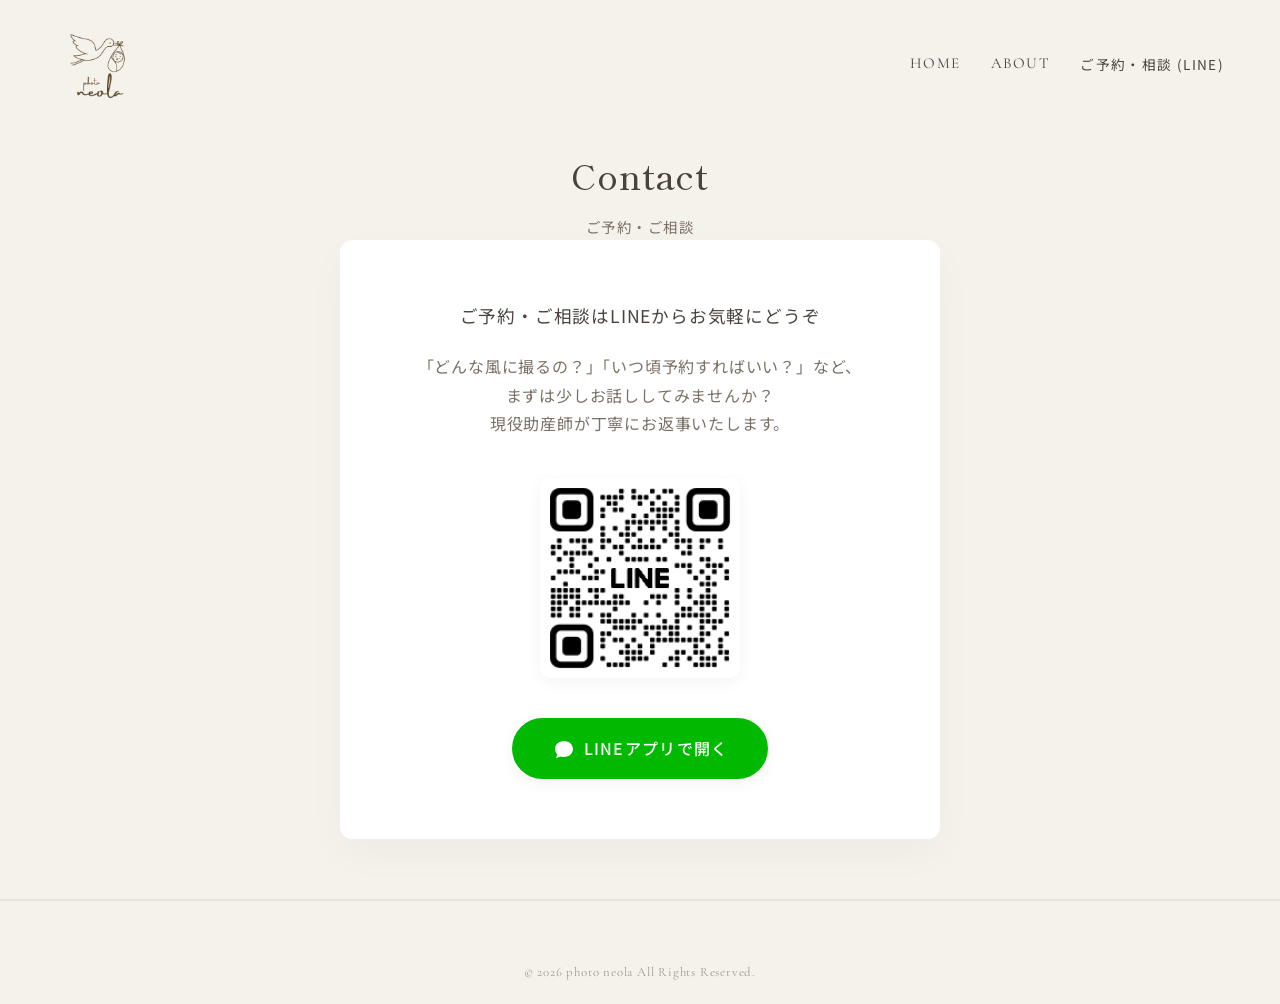
<file: contact/index.html>
<!DOCTYPE html>
<html lang="ja">
<head>
    <meta charset="UTF-8">
    <meta name="viewport" content="width=device-width, initial-scale=1.0">
    <title>ご予約・ご相談 | 新潟のニューボーンフォトお問い合わせ | photo neola</title>
    <meta name="description" content="photo neolaのご予約・ご相談ページです。新潟市を中心とした助産師によるニューボーンフォトのご予約や、撮影時期・内容のご相談をLINEから受け付けています。">
    <meta name="robots" content="index, follow">
    <link rel="canonical" href="https://www.neola.life/contact/">

    <meta property="og:title" content="ご予約・ご相談 | 新潟のニューボーンフォトお問い合わせ | photo neola">
    <meta property="og:description" content="photo neolaのご予約・ご相談ページです。新潟市を中心とした助産師によるニューボーンフォトのご予約や、撮影時期・内容のご相談をLINEから受け付けています。">
    <meta property="og:image" content="https://www.neola.life/assets/ogp.jpg?v=4">
    <meta property="og:image:width" content="1200">
    <meta property="og:image:height" content="900">
    <meta property="og:url" content="https://www.neola.life/contact/">
    <meta property="og:type" content="website">
    <meta property="og:site_name" content="photo neola">
    <meta property="og:locale" content="ja_JP">
    <meta name="twitter:card" content="summary_large_image">
    <meta name="twitter:image" content="https://www.neola.life/assets/ogp.jpg?v=4">
    <link rel="preconnect" href="https://fonts.googleapis.com">
    <link rel="preconnect" href="https://fonts.gstatic.com" crossorigin>
    <link rel="stylesheet" href="../css/style.css">
</head>
<body>

    <!-- Header -->
    <header class="header scrolled">
        <a href="/" class="logo" aria-label="photo neola トップページ">
            <img src="../assets/logo-illustration-v3-transparent.png" alt="photo neola ロゴ">
        </a>
        <nav class="nav">
            <a href="/#home" class="nav-link">Home</a>
            <a href="/#about" class="nav-link">About</a>
            <a href="/contact/" class="nav-link jp">ご予約・相談 (LINE)</a>
        </nav>
        <div class="burger">
            <span></span>
            <span></span>
            <span></span>
        </div>
    </header>

    <main class="page-header">
        <div class="container fade-in">
            <h1 class="page-title">Contact</h1>
            <p class="section-subtitle">ご予約・ご相談</p>
            
            <div class="contact-block mt-5">
                <p style="font-size: 1.1rem; margin-bottom: 20px;">ご予約・ご相談はLINEからお気軽にどうぞ</p>
                <p style="color: var(--color-text-light);">「どんな風に撮るの？」「いつ頃予約すればいい？」など、<br>まずは少しお話ししてみませんか？<br>現役助産師が丁寧にお返事いたします。</p>
                
                <div class="qr-code-wrap">
                    <a href="https://lin.ee/QKkBkBY" target="_blank" rel="noopener noreferrer">
                        <img src="../assets/ui/qr.png" alt="LINE QRコード" class="qr-image" onmouseover="this.style.transform='scale(1.05)'" onmouseout="this.style.transform='scale(1)'">
                    </a>
                </div>
                
                <a href="https://lin.ee/QKkBkBY" class="btn btn-line" target="_blank" rel="noopener noreferrer">
                    <svg class="btn-icon" viewBox="0 0 24 24" fill="currentColor" aria-hidden="true">
                        <path d="M21 12c0 4.4-4 8-9 8-1.1 0-2.2-.2-3.2-.6L4 21l1.2-3.6C4 15.9 3 14 3 12c0-4.4 4-8 9-8s9 3.6 9 8z"/>
                    </svg>
                    LINEアプリで開く
                </a>
            </div>
        </div>
    </main>

    <footer class="footer">
        <div class="container">
            <p class="copyright">&copy; 2026 photo neola All Rights Reserved.</p>
        </div>
    </footer>
    <script src="../js/main.js"></script>
</body>
</html>
</file>
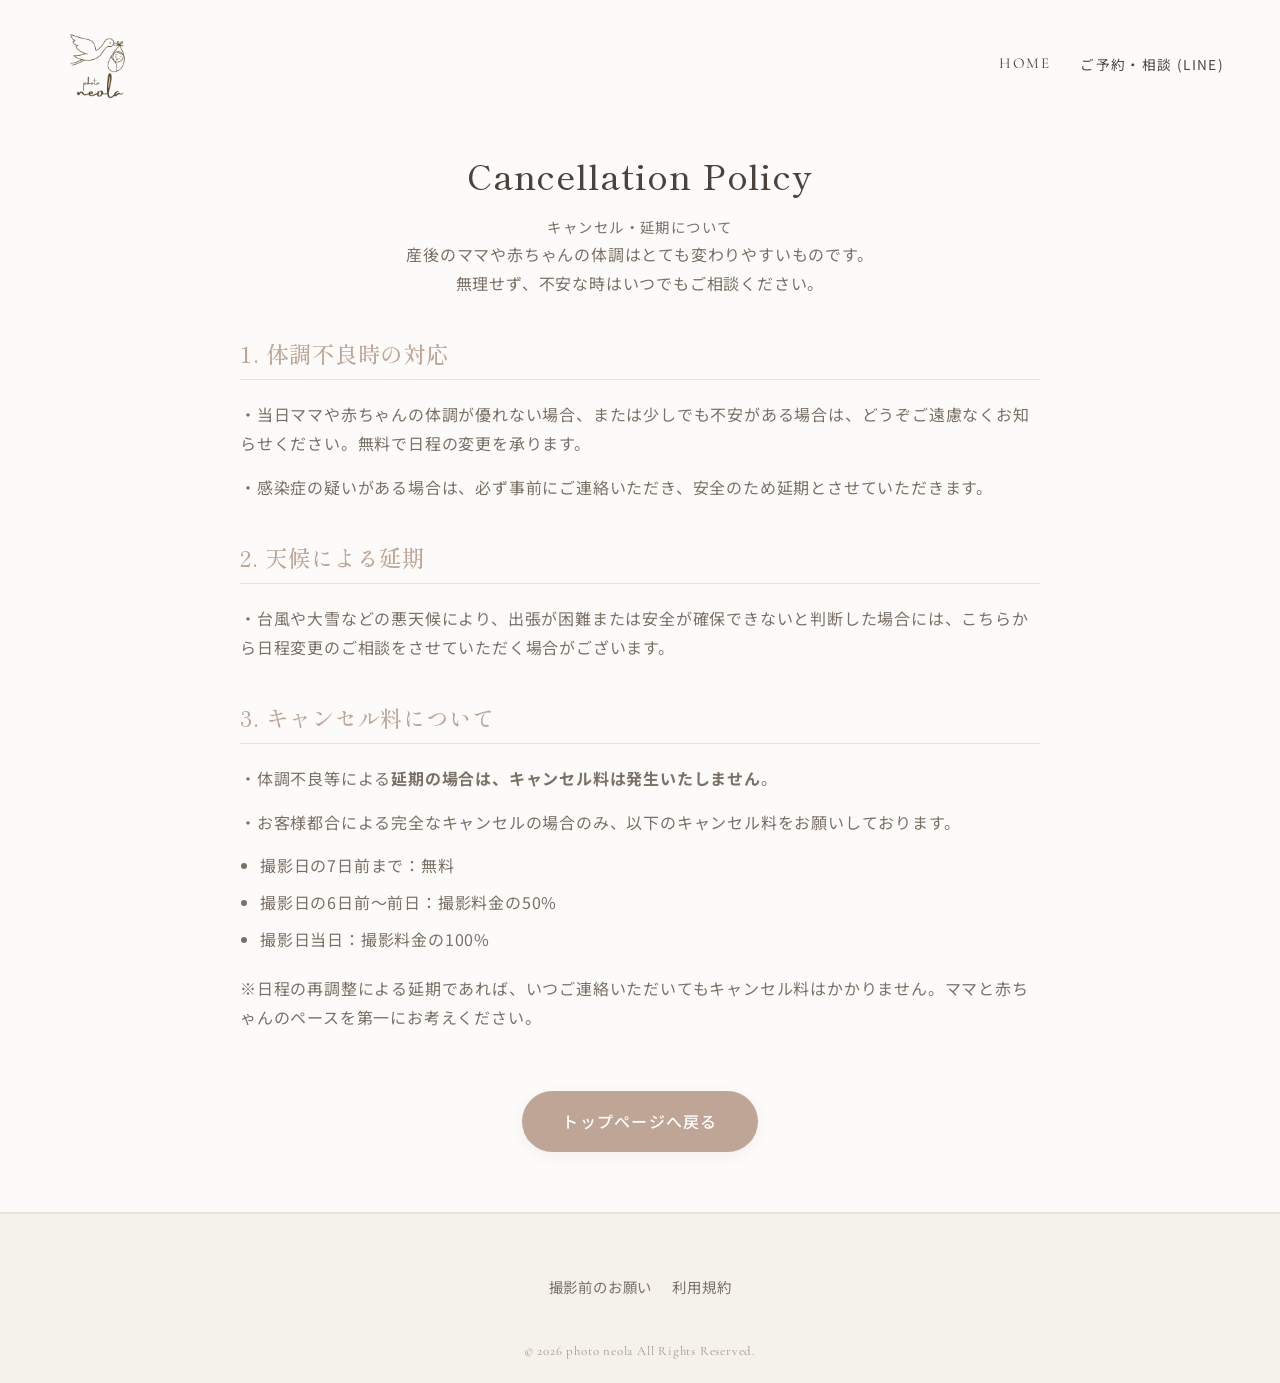
<file: policy/index.html>
<!DOCTYPE html>
<html lang="ja">
<head>
    <meta charset="UTF-8">
    <meta name="viewport" content="width=device-width, initial-scale=1.0">
    <title>キャンセルポリシー | photo neola</title>
    <meta name="description" content="photo neolaのキャンセルポリシーページです。赤ちゃんやママの体調不良時の延期対応、悪天候時の対応、キャンセル料についてご案内しています。">
    <meta name="robots" content="index, follow">
    <link rel="canonical" href="https://www.neola.life/policy/">

    <meta property="og:title" content="キャンセルポリシー | photo neola">
    <meta property="og:description" content="photo neolaのキャンセルポリシーページです。赤ちゃんやママの体調不良時の延期対応、悪天候時の対応、キャンセル料についてご案内しています。">
    <meta property="og:image" content="https://www.neola.life/assets/ogp.jpg?v=4">
    <meta property="og:image:width" content="1200">
    <meta property="og:image:height" content="900">
    <meta property="og:url" content="https://www.neola.life/policy/">
    <meta property="og:type" content="article">
    <meta property="og:site_name" content="photo neola">
    <meta property="og:locale" content="ja_JP">
    <meta name="twitter:card" content="summary_large_image">
    <meta name="twitter:image" content="https://www.neola.life/assets/ogp.jpg?v=4">
    <link rel="preconnect" href="https://fonts.googleapis.com">
    <link rel="preconnect" href="https://fonts.gstatic.com" crossorigin>
    <link rel="stylesheet" href="../css/style.css">
</head>
<body>

    <header class="header scrolled">
        <a href="/" class="logo" aria-label="photo neola トップページ">
            <img src="../assets/logo-illustration-v3-transparent.png" alt="photo neola ロゴ">
        </a>
        <nav class="nav">
            <a href="/#home" class="nav-link">Home</a>
            <a href="/contact/" class="nav-link jp">ご予約・相談 (LINE)</a>
        </nav>
        <div class="burger">
            <span></span>
            <span></span>
            <span></span>
        </div>
    </header>

    <main class="page-header policy-page" style="text-align: left; background: none;">
        <div class="container fade-in">
            <h1 class="page-title text-center">Cancellation Policy</h1>
            <p class="section-subtitle text-center">キャンセル・延期について</p>
            
            <div class="document-content">
                <p class="policy-lead"><span class="policy-lead-line">産後のママや赤ちゃんの体調はとても変わりやすいものです。</span><br><span class="policy-lead-line">無理せず、不安な時はいつでもご相談ください。</span></p>

                <h2>1. 体調不良時の対応</h2>
                <p>・当日ママや赤ちゃんの体調が優れない場合、または少しでも不安がある場合は、どうぞご遠慮なくお知らせください。無料で日程の変更を承ります。</p>
                <p>・感染症の疑いがある場合は、必ず事前にご連絡いただき、安全のため延期とさせていただきます。</p>

                <h2>2. 天候による延期</h2>
                <p>・台風や大雪などの悪天候により、出張が困難または安全が確保できないと判断した場合には、こちらから日程変更のご相談をさせていただく場合がございます。</p>

                <h2>3. キャンセル料について</h2>
                <p>・体調不良等による<strong>延期の場合は、キャンセル料は発生いたしません</strong>。</p>
                <p>・お客様都合による完全なキャンセルの場合のみ、以下のキャンセル料をお願いしております。</p>
                <ul>
                    <li>撮影日の7日前まで：無料</li>
                    <li>撮影日の6日前〜前日：撮影料金の50%</li>
                    <li>撮影日当日：撮影料金の100%</li>
                </ul>
                <p>※日程の再調整による延期であれば、いつご連絡いただいてもキャンセル料はかかりません。ママと赤ちゃんのペースを第一にお考えください。</p>
            </div>
            
            <div class="text-center" style="margin-top: 60px;">
                <a href="/" class="btn btn-secondary">トップページへ戻る</a>
            </div>
        </div>
    </main>

    <footer class="footer">
        <div class="container">
            <div class="footer-nav">
                <a href="/preparation/">撮影前のお願い</a>
                <a href="/terms/">利用規約</a>
            </div>
            <p class="copyright">&copy; 2026 photo neola All Rights Reserved.</p>
        </div>
    </footer>
    <script src="../js/main.js"></script>
</body>
</html>
</file>
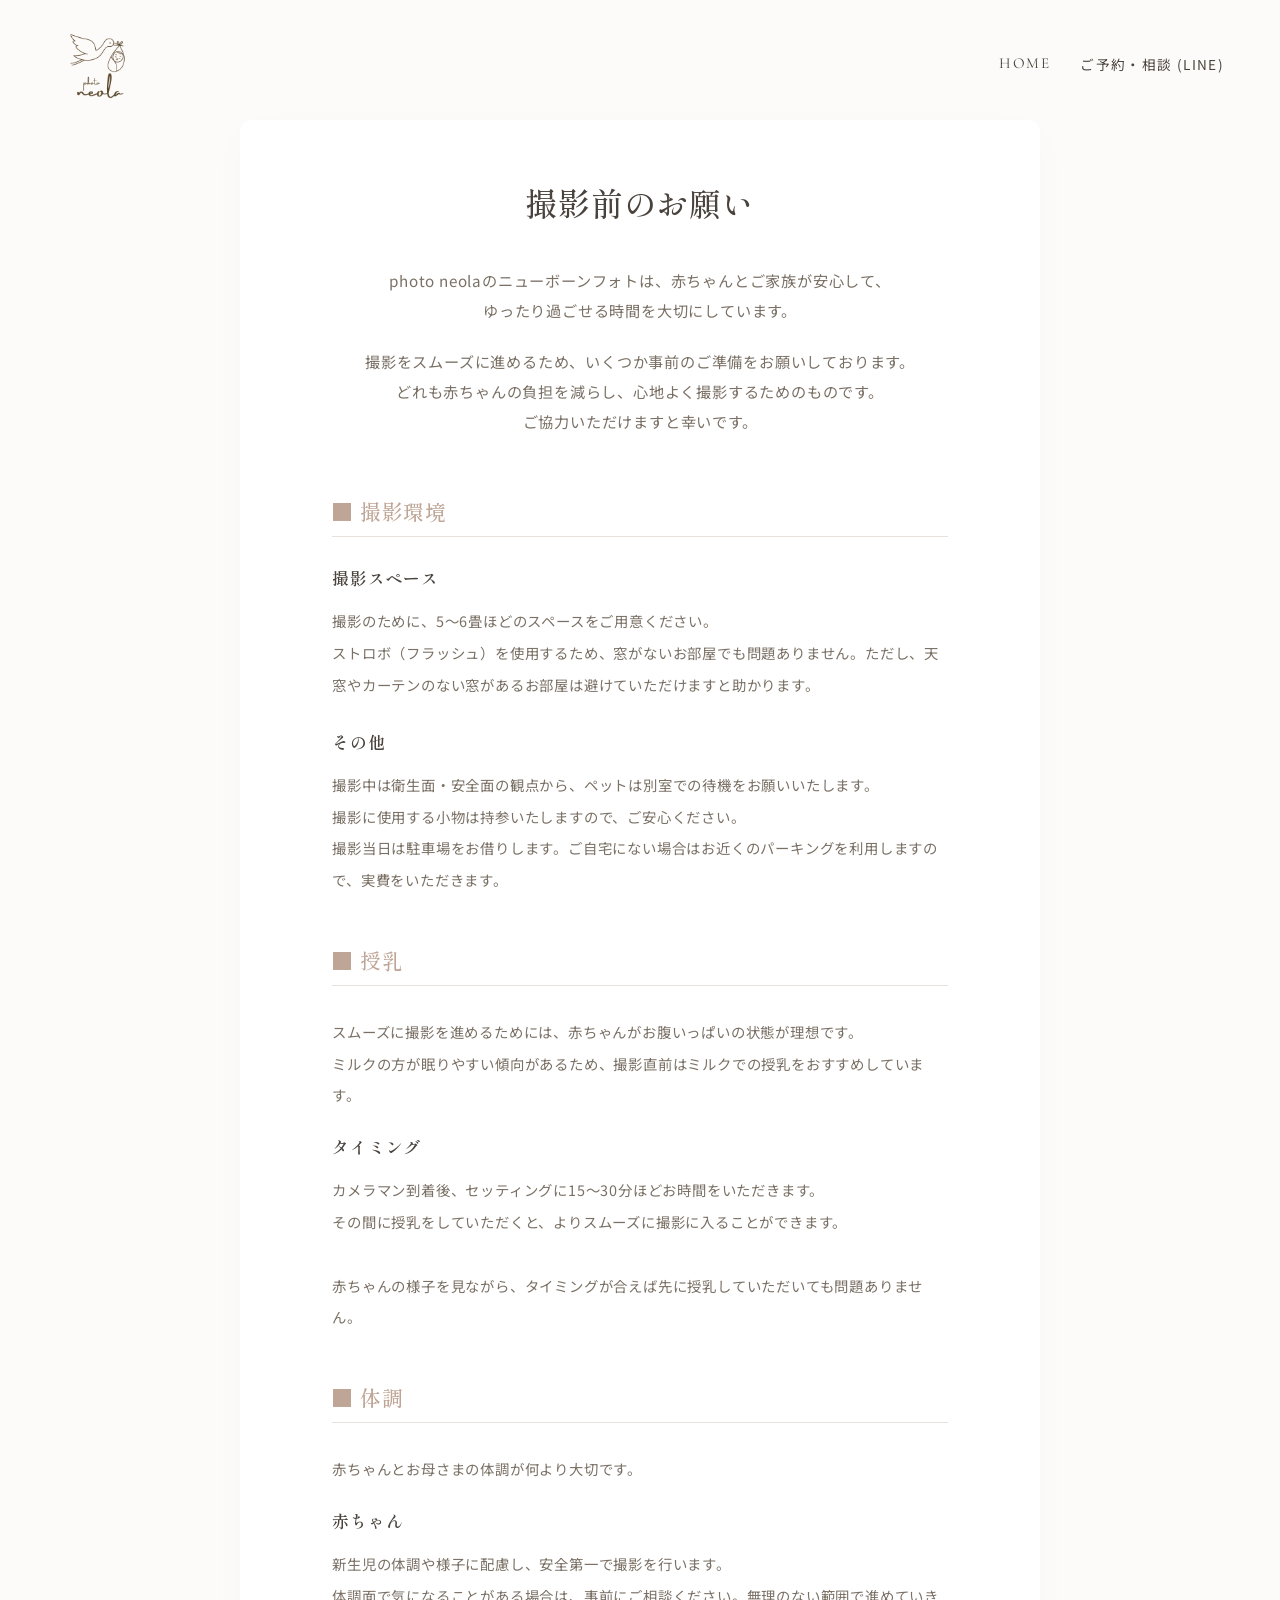
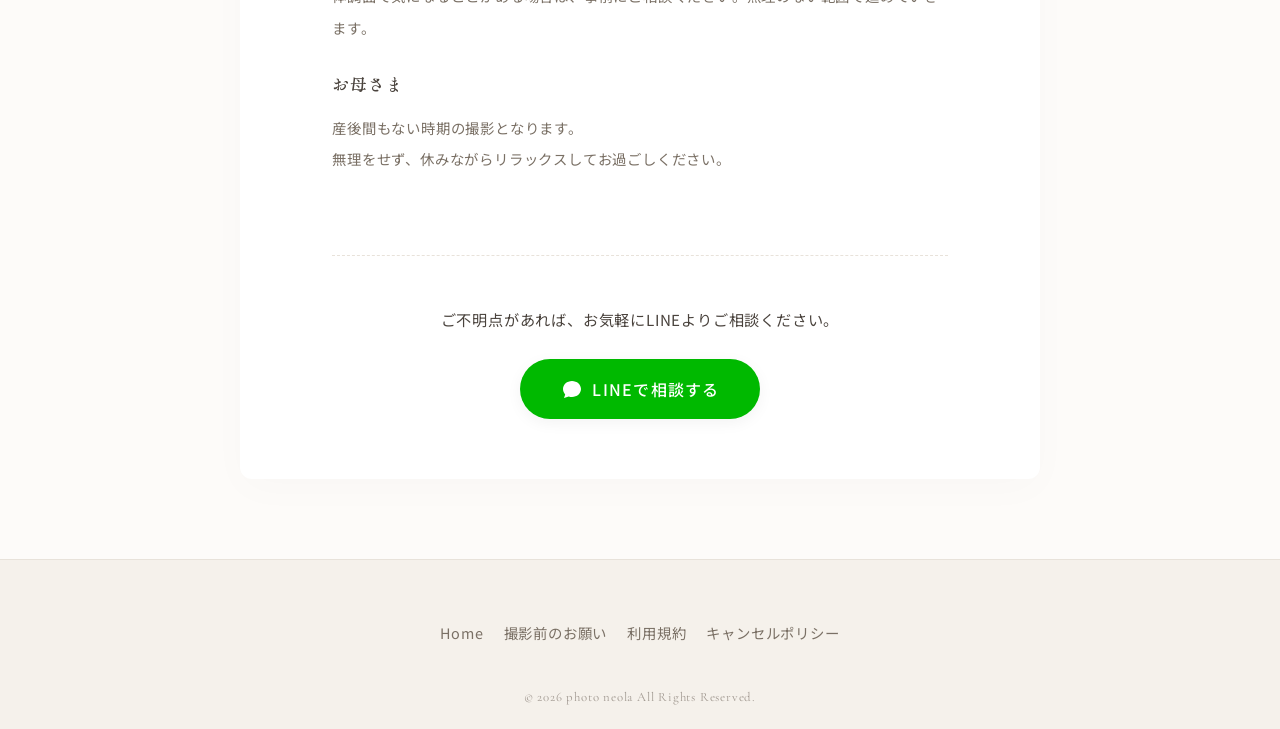
<file: preparation/index.html>
<!DOCTYPE html>
<html lang="ja">
<head>
    <meta charset="UTF-8">
    <meta name="viewport" content="width=device-width, initial-scale=1.0">
    <title>撮影前のお願い | photo neola</title>
    <meta name="description" content="photo neolaの撮影前のお願いページです。ニューボーンフォト当日に向けた撮影スペースや授乳などの事前準備についてまとめています。">
    <meta name="robots" content="index, follow">
    <link rel="canonical" href="https://www.neola.life/preparation/">

    <meta property="og:title" content="撮影前のお願い | photo neola">
    <meta property="og:description" content="photo neolaの撮影前のお願いページです。ニューボーンフォト当日に向けた撮影スペースや授乳などの事前準備についてまとめています。">
    <meta property="og:image" content="https://www.neola.life/assets/ogp.jpg?v=4">
    <meta property="og:image:width" content="1200">
    <meta property="og:image:height" content="900">
    <meta property="og:url" content="https://www.neola.life/preparation/">
    <meta property="og:type" content="article">
    <meta property="og:site_name" content="photo neola">
    <meta property="og:locale" content="ja_JP">
    <meta name="twitter:card" content="summary_large_image">
    <meta name="twitter:image" content="https://www.neola.life/assets/ogp.jpg?v=4">
    <link rel="preconnect" href="https://fonts.googleapis.com">
    <link rel="preconnect" href="https://fonts.gstatic.com" crossorigin>
    <link rel="stylesheet" href="../css/style.css">
    <style>
        .prep-page {
            background-color: var(--color-bg); /* ベージュ系の背景 */
            padding: 120px 5% 80px;
        }
        .prep-container {
            background-color: #ffffff; /* 白背景のコンテンツエリア */
            max-width: 800px;
            margin: 0 auto;
            padding: 60px 8%;
            border-radius: 12px;
            box-shadow: 0 10px 40px rgba(0,0,0,0.02);
            color: var(--color-text);
        }
        .prep-title {
            text-align: center;
            font-size: 2rem;
            margin-bottom: 40px;
        }
        .prep-intro {
            font-size: 0.95rem;
            line-height: 2;
            margin-bottom: 60px;
            color: var(--color-text-light);
            text-align: center;
        }
        .prep-intro-line {
            display: inline;
        }
        .pc-only {
            display: inline;
        }
        .prep-section {
            margin-bottom: 50px;
        }
        .prep-section-title {
            font-size: 1.3rem;
            color: var(--color-accent);
            border-bottom: 1px solid var(--color-border);
            padding-bottom: 10px;
            margin-bottom: 30px;
        }
        .prep-item-title {
            font-size: 1.05rem;
            font-weight: 600;
            margin-bottom: 15px;
            color: var(--color-text);
        }
        .prep-item-text {
            font-size: 0.9rem;
            line-height: 2.2;
            color: var(--color-text-light);
            margin-bottom: 30px;
        }
        .prep-cta {
            text-align: center;
            margin-top: 80px;
            padding-top: 50px;
            border-top: 1px dashed var(--color-border);
        }
        .prep-cta p {
            margin-bottom: 25px;
            color: var(--color-text);
            font-size: 0.95rem;
            line-height: 1.8;
        }
        @media (max-width: 768px) {
            .pc-only {
                display: none;
            }
            .prep-intro-line {
                display: block;
                white-space: normal;
            }
            .prep-page {
                padding: 110px 30px 72px;
            }
            .prep-container {
                padding: 40px 28px;
            }
            .prep-title {
                font-size: 1.8rem;
            }
            .prep-intro {
                font-size: 0.9rem;
                line-height: 1.85;
            }
            .prep-section-title {
                font-size: 1.16rem;
                line-height: 1.6;
            }
            .prep-item-title {
                font-size: 0.98rem;
                line-height: 1.7;
            }
            .prep-item-text,
            .prep-cta p {
                font-size: 0.88rem;
                line-height: 1.9;
                word-break: auto-phrase;
                overflow-wrap: normal;
            }
        }
        @media (max-width: 420px) {
            .prep-page {
                padding: 104px 24px 64px;
            }
            .prep-container {
                padding: 34px 22px;
            }
            .prep-title {
                font-size: 1.62rem;
            }
            .prep-intro {
                font-size: 0.82rem;
                line-height: 1.8;
            }
            .prep-section-title {
                font-size: 1.06rem;
            }
            .prep-item-title {
                font-size: 0.92rem;
            }
            .prep-item-text,
            .prep-cta p {
                font-size: 0.82rem;
                line-height: 1.82;
            }
        }
    </style>
</head>
<body>

    <header class="header scrolled">
        <a href="/" class="logo" aria-label="photo neola トップページ">
            <img src="../assets/logo-illustration-v3-transparent.png" alt="photo neola ロゴ">
        </a>
        <nav class="nav">
            <a href="/#home" class="nav-link">Home</a>
            <a href="/contact/" class="nav-link jp">ご予約・相談 (LINE)</a>
        </nav>
        <div class="burger">
            <span></span>
            <span></span>
            <span></span>
        </div>
    </header>

    <main class="prep-page fade-in">
        <div class="prep-container">
            <h1 class="prep-title">撮影前のお願い</h1>
            
            <div class="prep-intro">
                <p><span class="prep-intro-line">photo neolaのニューボーンフォトは、赤ちゃんとご家族が安心して、</span><br><span class="prep-intro-line">ゆったり過ごせる時間を大切にしています。</span></p>
                <p style="margin-top: 20px;"><span class="prep-intro-line">撮影をスムーズに進めるため、いくつか事前のご準備をお願いしております。</span><br><span class="prep-intro-line">どれも赤ちゃんの負担を減らし、心地よく撮影するためのものです。</span><br><span class="prep-intro-line">ご協力いただけますと幸いです。</span></p>
            </div>
            
            <div class="prep-section">
                <h2 class="prep-section-title">■ 撮影環境</h2>
                
                <h3 class="prep-item-title">撮影スペース</h3>
                <p class="prep-item-text">
                    撮影のために、5〜6畳ほどのスペースをご用意ください。<br>
                    ストロボ（フラッシュ）を使用するため、窓がないお部屋でも問題ありません。ただし、天窓やカーテンのない窓があるお部屋は避けていただけますと助かります。
                </p>
                
                <h3 class="prep-item-title">その他</h3>
                <p class="prep-item-text">
                    撮影中は衛生面・安全面の観点から、ペットは別室での待機をお願いいたします。<br>
                    撮影に使用する小物は持参いたしますので、ご安心ください。<br>
                    撮影当日は駐車場をお借りします。ご自宅にない場合はお近くのパーキングを利用しますので、実費をいただきます。
                </p>
            </div>

            <div class="prep-section">
                <h2 class="prep-section-title">■ 授乳</h2>
                <p class="prep-item-text" style="margin-bottom: 25px;">
                    スムーズに撮影を進めるためには、赤ちゃんがお腹いっぱいの状態が理想です。<br>
                    ミルクの方が眠りやすい傾向があるため、撮影直前はミルクでの授乳をおすすめしています。
                </p>
                
                <h3 class="prep-item-title">タイミング</h3>
                <p class="prep-item-text">
                    カメラマン到着後、セッティングに15〜30分ほどお時間をいただきます。<br>
                    その間に授乳をしていただくと、よりスムーズに撮影に入ることができます。<br><br>
                    赤ちゃんの様子を見ながら、タイミングが合えば先に授乳していただいても問題ありません。
                </p>
            </div>

            <div class="prep-section">
                <h2 class="prep-section-title">■ 体調</h2>
                <p class="prep-item-text" style="margin-bottom: 25px;">
                    赤ちゃんとお母さまの体調が何より大切です。
                </p>

                <h3 class="prep-item-title">赤ちゃん</h3>
                <p class="prep-item-text">
                    新生児の体調や様子に配慮し、安全第一で撮影を行います。<br>
                    体調面で気になることがある場合は、事前にご相談ください。無理のない範囲で進めていきます。
                </p>

                <h3 class="prep-item-title">お母さま</h3>
                <p class="prep-item-text">
                    産後間もない時期の撮影となります。<br>
                    無理をせず、休みながらリラックスしてお過ごしください。
                </p>
            </div>

            <div class="prep-cta">
                <p>ご不明点があれば、お気軽にLINEよりご相談ください。</p>
                <a href="https://lin.ee/QKkBkBY" class="btn btn-line" target="_blank" rel="noopener noreferrer">
                    <svg class="btn-icon" viewBox="0 0 24 24" fill="currentColor" aria-hidden="true">
                        <path d="M21 12c0 4.4-4 8-9 8-1.1 0-2.2-.2-3.2-.6L4 21l1.2-3.6C4 15.9 3 14 3 12c0-4.4 4-8 9-8s9 3.6 9 8z"/>
                    </svg>
                    LINEで相談する
                </a>
            </div>
        </div>
    </main>

    <footer class="footer">
        <div class="container">
            <nav class="footer-nav">
                <a href="/#home">Home</a>
                <a href="/preparation/">撮影前のお願い</a>
                <a href="/terms/">利用規約</a>
                <a href="/policy/">キャンセルポリシー</a>
            </nav>
            <p class="copyright">&copy; 2026 photo neola All Rights Reserved.</p>
        </div>
    </footer>

    <script src="../js/main.js"></script>
</body>
</html>
</file>
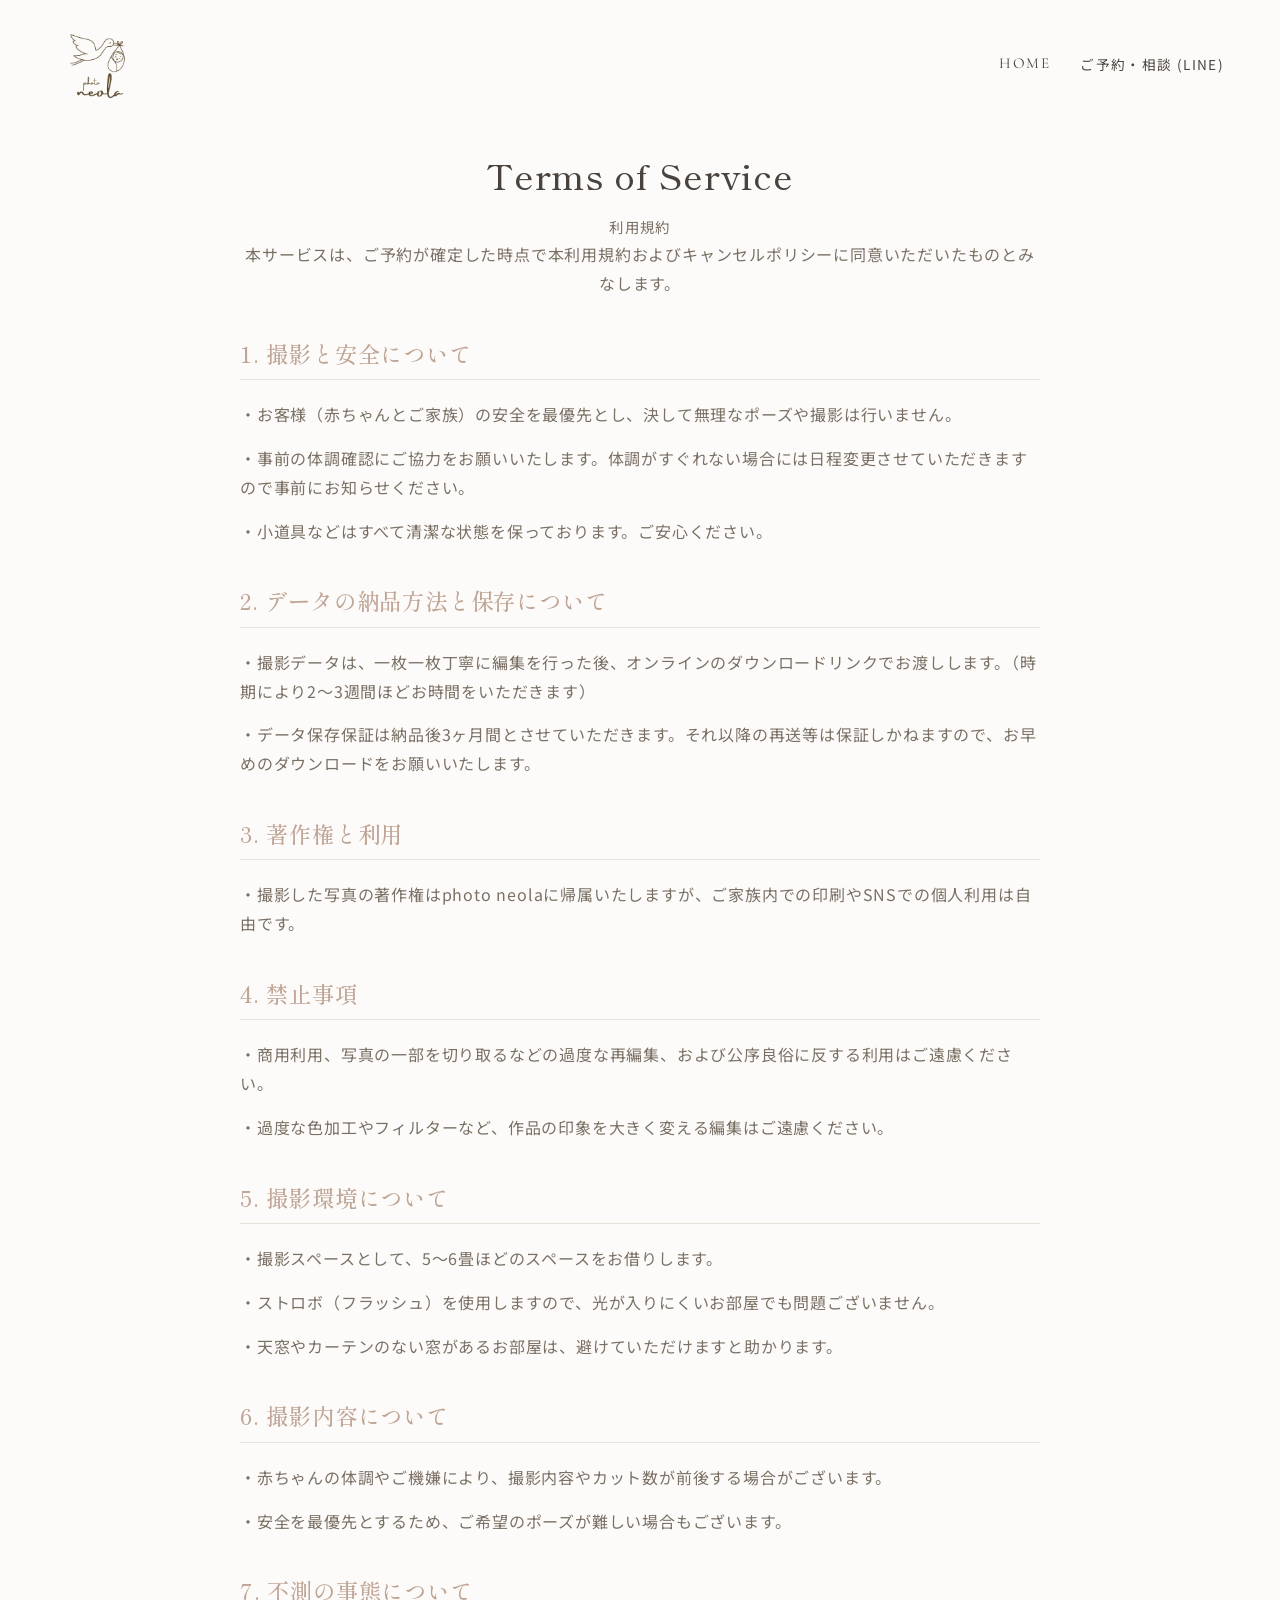
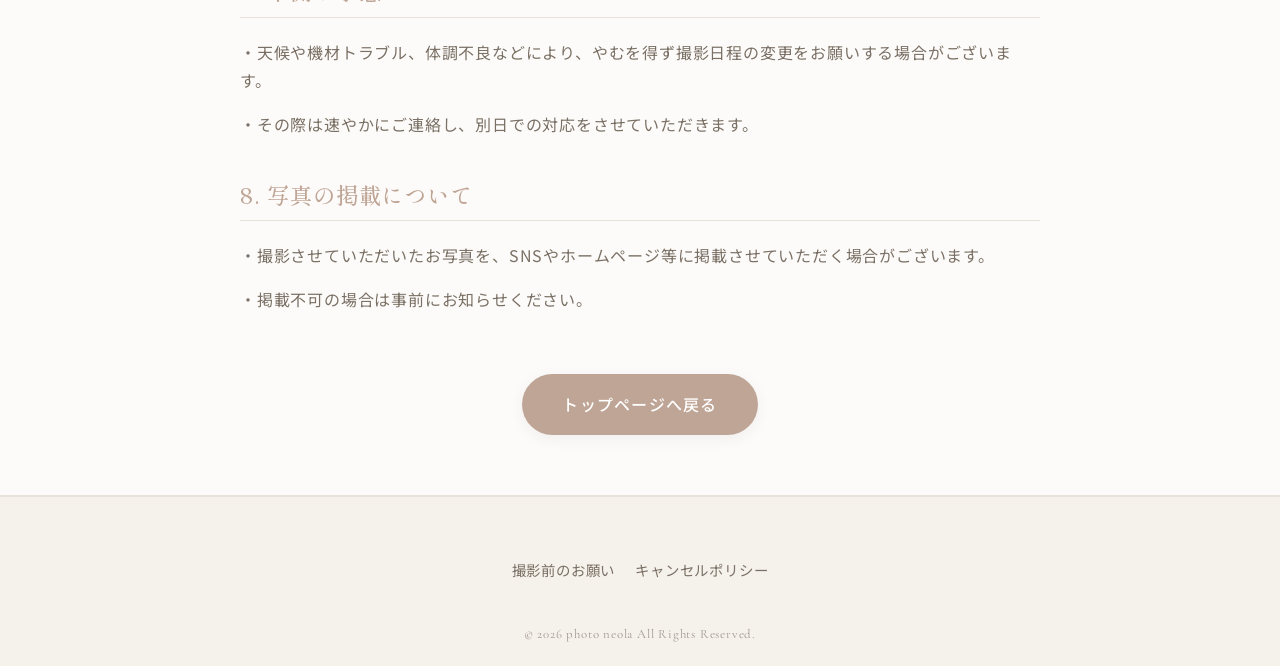
<file: terms/index.html>
<!DOCTYPE html>
<html lang="ja">
<head>
    <meta charset="UTF-8">
    <meta name="viewport" content="width=device-width, initial-scale=1.0">
    <title>利用規約 | photo neola</title>
    <meta name="description" content="photo neolaの利用規約ページです。新潟で提供するニューボーンフォト撮影の安全面、納品、著作権、撮影環境などについてご案内しています。">
    <meta name="robots" content="index, follow">
    <link rel="canonical" href="https://www.neola.life/terms/">

    <meta property="og:title" content="利用規約 | photo neola">
    <meta property="og:description" content="photo neolaの利用規約ページです。新潟で提供するニューボーンフォト撮影の安全面、納品、著作権、撮影環境などについてご案内しています。">
    <meta property="og:image" content="https://www.neola.life/assets/ogp.jpg?v=4">
    <meta property="og:image:width" content="1200">
    <meta property="og:image:height" content="900">
    <meta property="og:url" content="https://www.neola.life/terms/">
    <meta property="og:type" content="article">
    <meta property="og:site_name" content="photo neola">
    <meta property="og:locale" content="ja_JP">
    <meta name="twitter:card" content="summary_large_image">
    <meta name="twitter:image" content="https://www.neola.life/assets/ogp.jpg?v=4">
    <link rel="preconnect" href="https://fonts.googleapis.com">
    <link rel="preconnect" href="https://fonts.gstatic.com" crossorigin>
    <link rel="stylesheet" href="../css/style.css">
</head>
<body>

    <header class="header scrolled">
        <a href="/" class="logo" aria-label="photo neola トップページ">
            <img src="../assets/logo-illustration-v3-transparent.png" alt="photo neola ロゴ">
        </a>
        <nav class="nav">
            <a href="/#home" class="nav-link">Home</a>
            <a href="/contact/" class="nav-link jp">ご予約・相談 (LINE)</a>
        </nav>
        <div class="burger">
            <span></span>
            <span></span>
            <span></span>
        </div>
    </header>

    <main class="page-header terms-page" style="text-align: left; background: none;">
        <div class="container fade-in">
            <h1 class="page-title text-center">Terms of Service</h1>
            <p class="section-subtitle text-center">利用規約</p>
            
            <div class="document-content">
                <p class="terms-lead">本サービスは、ご予約が確定した時点で本利用規約およびキャンセルポリシーに同意いただいたものとみなします。</p>

                <h2>1. 撮影と安全について</h2>
                <p>・お客様（赤ちゃんとご家族）の安全を最優先とし、決して無理なポーズや撮影は行いません。</p>
                <p>・事前の体調確認にご協力をお願いいたします。体調がすぐれない場合には日程変更させていただきますので事前にお知らせください。</p>
                <p>・小道具などはすべて清潔な状態を保っております。ご安心ください。</p>
                
                <h2>2. データの納品方法と保存について</h2>
                <p>・撮影データは、一枚一枚丁寧に編集を行った後、オンラインのダウンロードリンクでお渡しします。（時期により2〜3週間ほどお時間をいただきます）</p>
                <p>・データ保存保証は納品後3ヶ月間とさせていただきます。それ以降の再送等は保証しかねますので、お早めのダウンロードをお願いいたします。</p>
                
                <h2>3. 著作権と利用</h2>
                <p>・撮影した写真の著作権はphoto neolaに帰属いたしますが、ご家族内での印刷やSNSでの個人利用は自由です。</p>

                <h2>4. 禁止事項</h2>
                <p>・商用利用、写真の一部を切り取るなどの過度な再編集、および公序良俗に反する利用はご遠慮ください。</p>
                <p>・過度な色加工やフィルターなど、作品の印象を大きく変える編集はご遠慮ください。</p>

                <h2>5. 撮影環境について</h2>
                <p>・撮影スペースとして、5〜6畳ほどのスペースをお借りします。</p>
                <p>・ストロボ（フラッシュ）を使用しますので、光が入りにくいお部屋でも問題ございません。</p>
                <p>・天窓やカーテンのない窓があるお部屋は、避けていただけますと助かります。</p>

                <h2>6. 撮影内容について</h2>
                <p>・赤ちゃんの体調やご機嫌により、撮影内容やカット数が前後する場合がございます。</p>
                <p>・安全を最優先とするため、ご希望のポーズが難しい場合もございます。</p>

                <h2>7. 不測の事態について</h2>
                <p>・天候や機材トラブル、体調不良などにより、やむを得ず撮影日程の変更をお願いする場合がございます。</p>
                <p>・その際は速やかにご連絡し、別日での対応をさせていただきます。</p>

                <h2>8. 写真の掲載について</h2>
                <p>・撮影させていただいたお写真を、SNSやホームページ等に掲載させていただく場合がございます。</p>
                <p>・掲載不可の場合は事前にお知らせください。</p>
            </div>
            
            <div class="text-center" style="margin-top: 60px;">
                <a href="/" class="btn btn-secondary">トップページへ戻る</a>
            </div>
        </div>
    </main>

    <footer class="footer">
        <div class="container">
            <div class="footer-nav">
                <a href="/preparation/">撮影前のお願い</a>
                <a href="/policy/">キャンセルポリシー</a>
            </div>
            <p class="copyright">&copy; 2026 photo neola All Rights Reserved.</p>
        </div>
    </footer>
    <script src="../js/main.js"></script>
</body>
</html>
</file>
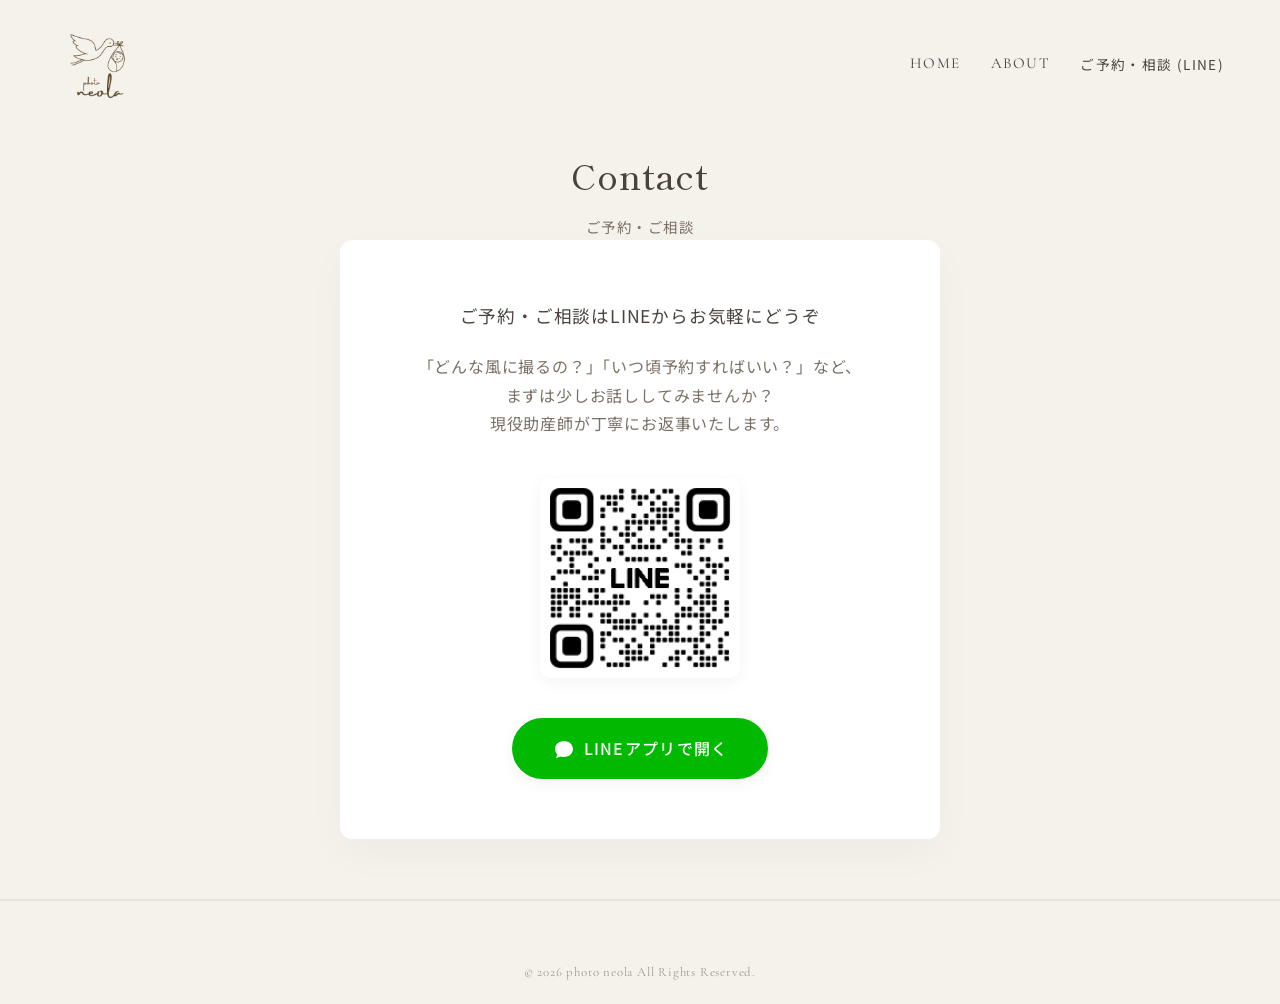
<file: contact.html>
<!DOCTYPE html>
<html lang="ja">
<head>
    <meta charset="UTF-8">
    <meta name="viewport" content="width=device-width, initial-scale=1.0">
    <title>ご予約・ご相談 | photo neola</title>
    <link rel="stylesheet" href="css/style.css">
</head>
<body>

    <!-- Header -->
    <header class="header scrolled">
        <a href="index.html" class="logo" aria-label="photo neola トップページ">
            <img src="assets/logo-illustration-v3-transparent.png" alt="photo neola ロゴ">
        </a>
        <nav class="nav">
            <a href="index.html#home" class="nav-link">Home</a>
            <a href="index.html#about" class="nav-link">About</a>
            <a href="contact.html" class="nav-link jp">ご予約・相談 (LINE)</a>
        </nav>
        <div class="burger">
            <span></span>
            <span></span>
            <span></span>
        </div>
    </header>

    <main class="page-header">
        <div class="container fade-in">
            <h1 class="page-title">Contact</h1>
            <p class="section-subtitle">ご予約・ご相談</p>
            
            <div class="contact-block mt-5">
                <p style="font-size: 1.1rem; margin-bottom: 20px;">ご予約・ご相談はLINEからお気軽にどうぞ</p>
                <p style="color: var(--color-text-light);">「どんな風に撮るの？」「いつ頃予約すればいい？」など、<br>まずは少しお話ししてみませんか？<br>現役助産師が丁寧にお返事いたします。</p>
                
                <div class="qr-code-wrap">
                    <a href="https://lin.ee/QKkBkBY" target="_blank" rel="noopener noreferrer">
                        <img src="assets/ui/qr.png" alt="LINE QRコード" class="qr-image" onmouseover="this.style.transform='scale(1.05)'" onmouseout="this.style.transform='scale(1)'">
                    </a>
                </div>
                
                <a href="https://lin.ee/QKkBkBY" class="btn btn-line" target="_blank" rel="noopener noreferrer">
                    <svg class="btn-icon" viewBox="0 0 24 24" fill="currentColor" aria-hidden="true">
                        <path d="M21 12c0 4.4-4 8-9 8-1.1 0-2.2-.2-3.2-.6L4 21l1.2-3.6C4 15.9 3 14 3 12c0-4.4 4-8 9-8s9 3.6 9 8z"/>
                    </svg>
                    LINEアプリで開く
                </a>
            </div>
        </div>
    </main>

    <footer class="footer">
        <div class="container">
            <p class="copyright">&copy; 2026 photo neola All Rights Reserved.</p>
        </div>
    </footer>
    <script src="js/main.js"></script>
</body>
</html>
</file>
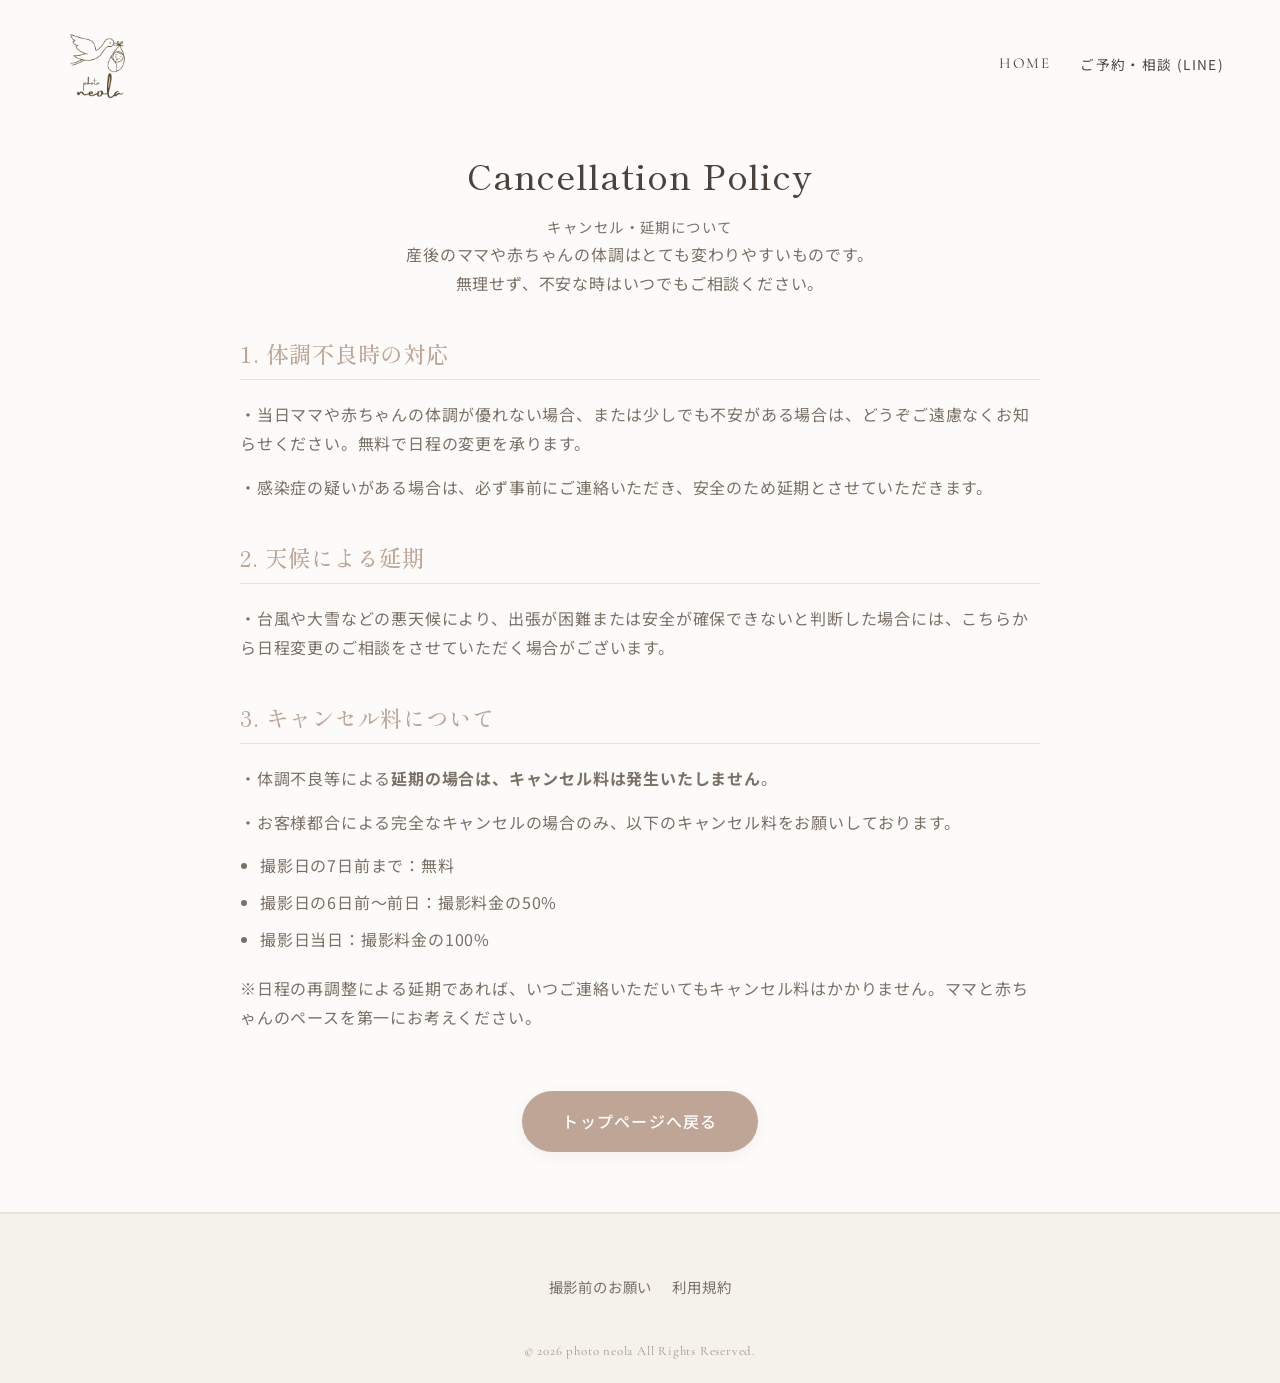
<file: policy.html>
<!DOCTYPE html>
<html lang="ja">
<head>
    <meta charset="UTF-8">
    <meta name="viewport" content="width=device-width, initial-scale=1.0">
    <title>キャンセルポリシー | photo neola</title>
    <link rel="stylesheet" href="css/style.css">
</head>
<body>

    <header class="header scrolled">
        <a href="index.html" class="logo" aria-label="photo neola トップページ">
            <img src="assets/logo-illustration-v3-transparent.png" alt="photo neola ロゴ">
        </a>
        <nav class="nav">
            <a href="index.html#home" class="nav-link">Home</a>
            <a href="contact.html" class="nav-link jp">ご予約・相談 (LINE)</a>
        </nav>
        <div class="burger">
            <span></span>
            <span></span>
            <span></span>
        </div>
    </header>

    <main class="page-header policy-page" style="text-align: left; background: none;">
        <div class="container fade-in">
            <h1 class="page-title text-center">Cancellation Policy</h1>
            <p class="section-subtitle text-center">キャンセル・延期について</p>
            
            <div class="document-content">
                <p class="policy-lead"><span class="policy-lead-line">産後のママや赤ちゃんの体調はとても変わりやすいものです。</span><br><span class="policy-lead-line">無理せず、不安な時はいつでもご相談ください。</span></p>

                <h2>1. 体調不良時の対応</h2>
                <p>・当日ママや赤ちゃんの体調が優れない場合、または少しでも不安がある場合は、どうぞご遠慮なくお知らせください。無料で日程の変更を承ります。</p>
                <p>・感染症の疑いがある場合は、必ず事前にご連絡いただき、安全のため延期とさせていただきます。</p>

                <h2>2. 天候による延期</h2>
                <p>・台風や大雪などの悪天候により、出張が困難または安全が確保できないと判断した場合には、こちらから日程変更のご相談をさせていただく場合がございます。</p>

                <h2>3. キャンセル料について</h2>
                <p>・体調不良等による<strong>延期の場合は、キャンセル料は発生いたしません</strong>。</p>
                <p>・お客様都合による完全なキャンセルの場合のみ、以下のキャンセル料をお願いしております。</p>
                <ul>
                    <li>撮影日の7日前まで：無料</li>
                    <li>撮影日の6日前〜前日：撮影料金の50%</li>
                    <li>撮影日当日：撮影料金の100%</li>
                </ul>
                <p>※日程の再調整による延期であれば、いつご連絡いただいてもキャンセル料はかかりません。ママと赤ちゃんのペースを第一にお考えください。</p>
            </div>
            
            <div class="text-center" style="margin-top: 60px;">
                <a href="index.html" class="btn btn-secondary">トップページへ戻る</a>
            </div>
        </div>
    </main>

    <footer class="footer">
        <div class="container">
            <div class="footer-nav">
                <a href="preparation.html">撮影前のお願い</a>
                <a href="terms.html">利用規約</a>
            </div>
            <p class="copyright">&copy; 2026 photo neola All Rights Reserved.</p>
        </div>
    </footer>
    <script src="js/main.js"></script>
</body>
</html>
</file>
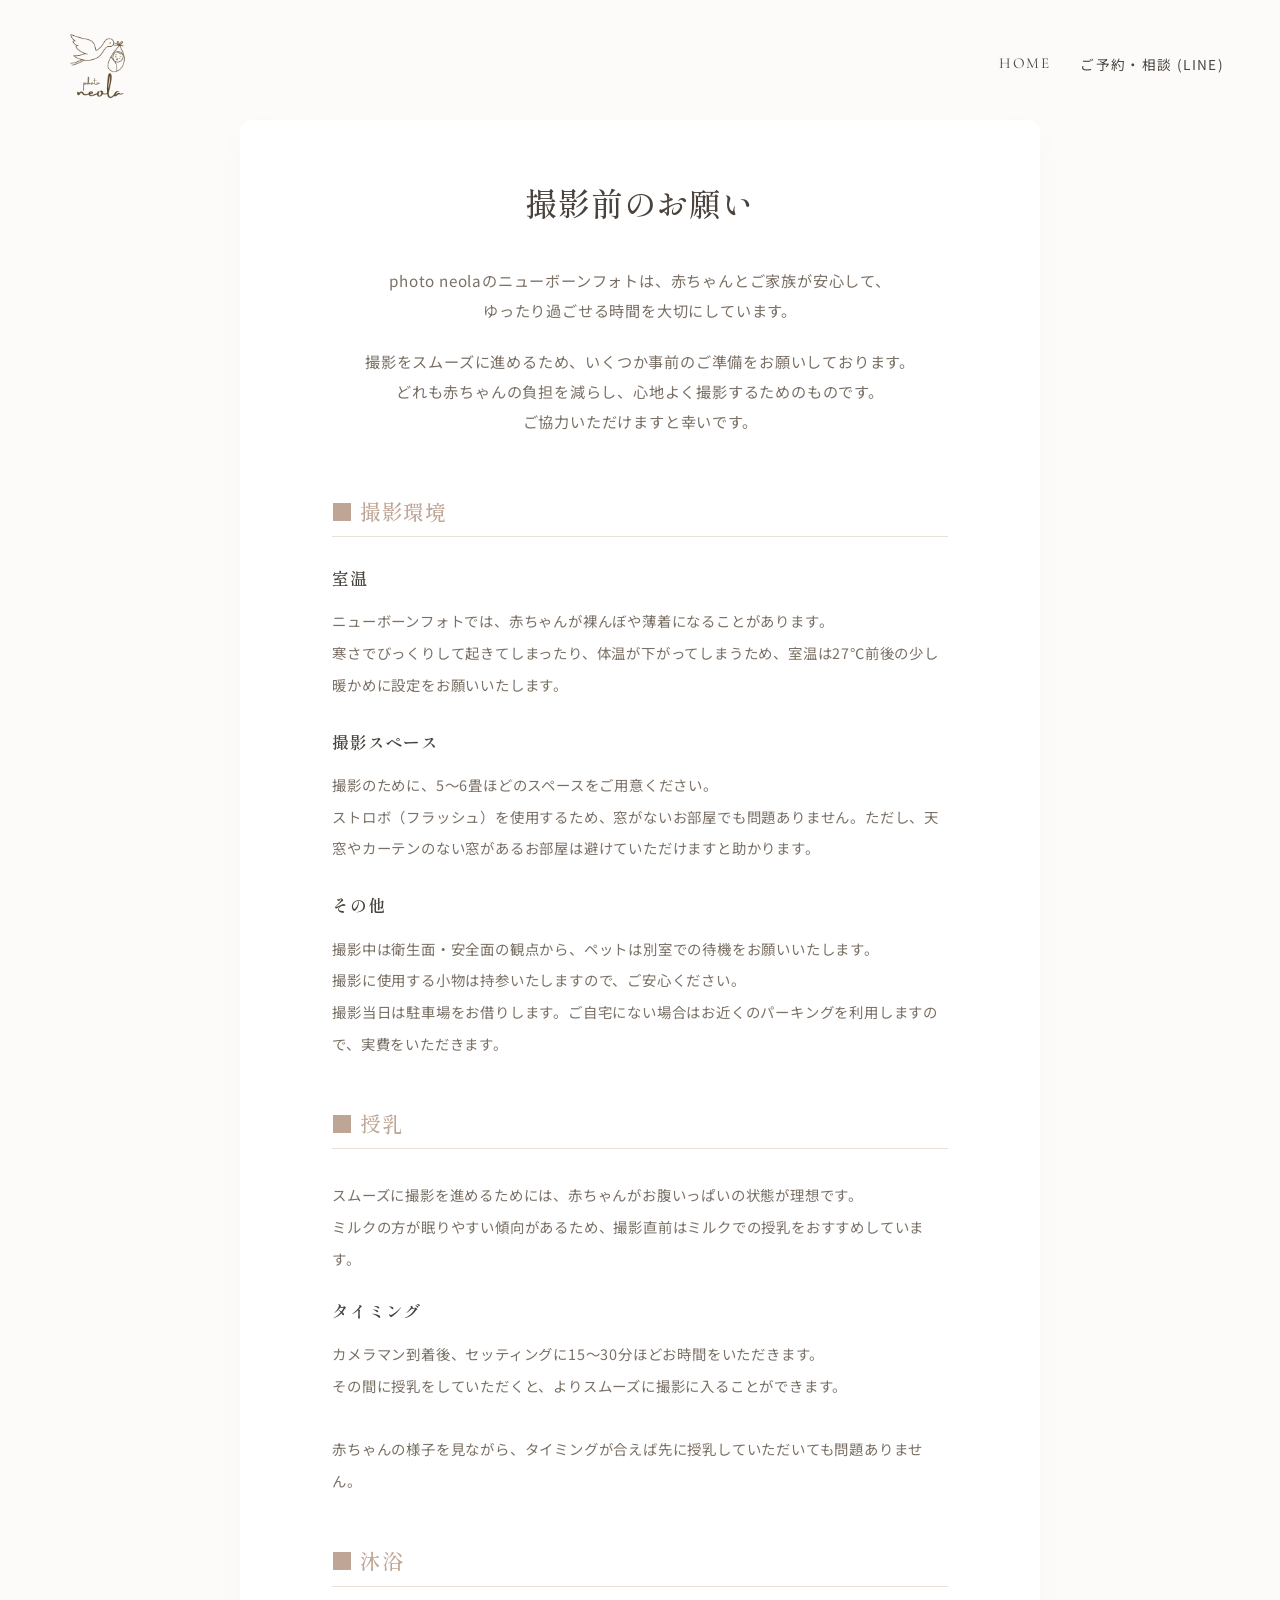
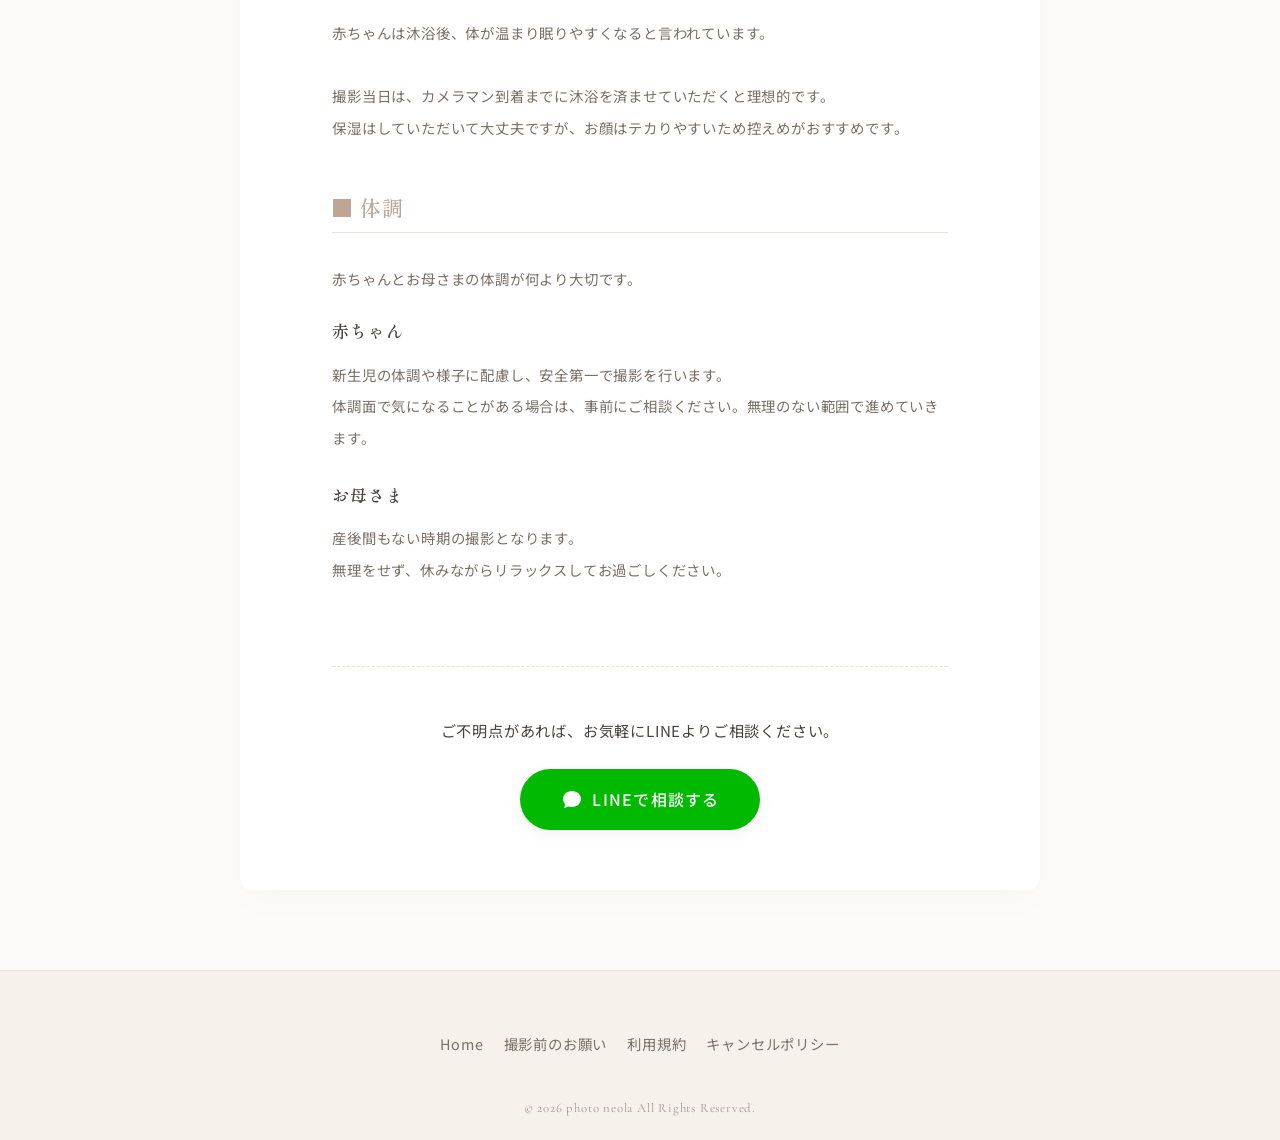
<file: preparation.html>
<!DOCTYPE html>
<html lang="ja">
<head>
    <meta charset="UTF-8">
    <meta name="viewport" content="width=device-width, initial-scale=1.0">
    <title>撮影前のお願い | photo neola</title>
    <link rel="stylesheet" href="css/style.css">
    <style>
        .prep-page {
            background-color: var(--color-bg); /* ベージュ系の背景 */
            padding: 120px 5% 80px;
        }
        .prep-container {
            background-color: #ffffff; /* 白背景のコンテンツエリア */
            max-width: 800px;
            margin: 0 auto;
            padding: 60px 8%;
            border-radius: 12px;
            box-shadow: 0 10px 40px rgba(0,0,0,0.02);
            color: var(--color-text);
        }
        .prep-title {
            text-align: center;
            font-size: 2rem;
            margin-bottom: 40px;
        }
        .prep-intro {
            font-size: 0.95rem;
            line-height: 2;
            margin-bottom: 60px;
            color: var(--color-text-light);
            text-align: center;
        }
        .prep-intro-line {
            display: inline;
        }
        .pc-only {
            display: inline;
        }
        .prep-section {
            margin-bottom: 50px;
        }
        .prep-section-title {
            font-size: 1.3rem;
            color: var(--color-accent);
            border-bottom: 1px solid var(--color-border);
            padding-bottom: 10px;
            margin-bottom: 30px;
        }
        .prep-item-title {
            font-size: 1.05rem;
            font-weight: 600;
            margin-bottom: 15px;
            color: var(--color-text);
        }
        .prep-item-text {
            font-size: 0.9rem;
            line-height: 2.2;
            color: var(--color-text-light);
            margin-bottom: 30px;
        }
        .prep-cta {
            text-align: center;
            margin-top: 80px;
            padding-top: 50px;
            border-top: 1px dashed var(--color-border);
        }
        .prep-cta p {
            margin-bottom: 25px;
            color: var(--color-text);
            font-size: 0.95rem;
            line-height: 1.8;
        }
        @media (max-width: 768px) {
            .pc-only {
                display: none;
            }
            .prep-intro-line {
                display: block;
                white-space: normal;
            }
            .prep-page {
                padding: 110px 30px 72px;
            }
            .prep-container {
                padding: 40px 28px;
            }
            .prep-title {
                font-size: 1.8rem;
            }
            .prep-intro {
                font-size: 0.9rem;
                line-height: 1.85;
            }
            .prep-section-title {
                font-size: 1.16rem;
                line-height: 1.6;
            }
            .prep-item-title {
                font-size: 0.98rem;
                line-height: 1.7;
            }
            .prep-item-text,
            .prep-cta p {
                font-size: 0.88rem;
                line-height: 1.9;
                word-break: auto-phrase;
                overflow-wrap: normal;
            }
        }
        @media (max-width: 420px) {
            .prep-page {
                padding: 104px 24px 64px;
            }
            .prep-container {
                padding: 34px 22px;
            }
            .prep-title {
                font-size: 1.62rem;
            }
            .prep-intro {
                font-size: 0.82rem;
                line-height: 1.8;
            }
            .prep-section-title {
                font-size: 1.06rem;
            }
            .prep-item-title {
                font-size: 0.92rem;
            }
            .prep-item-text,
            .prep-cta p {
                font-size: 0.82rem;
                line-height: 1.82;
            }
        }
    </style>
</head>
<body>

    <header class="header scrolled">
        <a href="index.html" class="logo" aria-label="photo neola トップページ">
            <img src="assets/logo-illustration-v3-transparent.png" alt="photo neola ロゴ">
        </a>
        <nav class="nav">
            <a href="index.html#home" class="nav-link">Home</a>
            <a href="contact.html" class="nav-link jp">ご予約・相談 (LINE)</a>
        </nav>
        <div class="burger">
            <span></span>
            <span></span>
            <span></span>
        </div>
    </header>

    <main class="prep-page fade-in">
        <div class="prep-container">
            <h1 class="prep-title">撮影前のお願い</h1>
            
            <div class="prep-intro">
                <p><span class="prep-intro-line">photo neolaのニューボーンフォトは、赤ちゃんとご家族が安心して、</span><br><span class="prep-intro-line">ゆったり過ごせる時間を大切にしています。</span></p>
                <p style="margin-top: 20px;"><span class="prep-intro-line">撮影をスムーズに進めるため、いくつか事前のご準備をお願いしております。</span><br><span class="prep-intro-line">どれも赤ちゃんの負担を減らし、心地よく撮影するためのものです。</span><br><span class="prep-intro-line">ご協力いただけますと幸いです。</span></p>
            </div>
            
            <div class="prep-section">
                <h2 class="prep-section-title">■ 撮影環境</h2>
                
                <h3 class="prep-item-title">室温</h3>
                <p class="prep-item-text">
                    ニューボーンフォトでは、赤ちゃんが裸んぼや薄着になることがあります。<br>
                    寒さでびっくりして起きてしまったり、体温が下がってしまうため、室温は27℃前後の少し暖かめに設定をお願いいたします。
                </p>
                
                <h3 class="prep-item-title">撮影スペース</h3>
                <p class="prep-item-text">
                    撮影のために、5〜6畳ほどのスペースをご用意ください。<br>
                    ストロボ（フラッシュ）を使用するため、窓がないお部屋でも問題ありません。ただし、天窓やカーテンのない窓があるお部屋は避けていただけますと助かります。
                </p>
                
                <h3 class="prep-item-title">その他</h3>
                <p class="prep-item-text">
                    撮影中は衛生面・安全面の観点から、ペットは別室での待機をお願いいたします。<br>
                    撮影に使用する小物は持参いたしますので、ご安心ください。<br>
                    撮影当日は駐車場をお借りします。ご自宅にない場合はお近くのパーキングを利用しますので、実費をいただきます。
                </p>
            </div>

            <div class="prep-section">
                <h2 class="prep-section-title">■ 授乳</h2>
                <p class="prep-item-text" style="margin-bottom: 25px;">
                    スムーズに撮影を進めるためには、赤ちゃんがお腹いっぱいの状態が理想です。<br>
                    ミルクの方が眠りやすい傾向があるため、撮影直前はミルクでの授乳をおすすめしています。
                </p>
                
                <h3 class="prep-item-title">タイミング</h3>
                <p class="prep-item-text">
                    カメラマン到着後、セッティングに15〜30分ほどお時間をいただきます。<br>
                    その間に授乳をしていただくと、よりスムーズに撮影に入ることができます。<br><br>
                    赤ちゃんの様子を見ながら、タイミングが合えば先に授乳していただいても問題ありません。
                </p>
            </div>

            <div class="prep-section">
                <h2 class="prep-section-title">■ 沐浴</h2>
                <p class="prep-item-text">
                    赤ちゃんは沐浴後、体が温まり眠りやすくなると言われています。<br><br>
                    撮影当日は、カメラマン到着までに沐浴を済ませていただくと理想的です。<br>
                    保湿はしていただいて大丈夫ですが、お顔はテカりやすいため控えめがおすすめです。
                </p>
            </div>

            <div class="prep-section">
                <h2 class="prep-section-title">■ 体調</h2>
                <p class="prep-item-text" style="margin-bottom: 25px;">
                    赤ちゃんとお母さまの体調が何より大切です。
                </p>

                <h3 class="prep-item-title">赤ちゃん</h3>
                <p class="prep-item-text">
                    新生児の体調や様子に配慮し、安全第一で撮影を行います。<br>
                    体調面で気になることがある場合は、事前にご相談ください。無理のない範囲で進めていきます。
                </p>

                <h3 class="prep-item-title">お母さま</h3>
                <p class="prep-item-text">
                    産後間もない時期の撮影となります。<br>
                    無理をせず、休みながらリラックスしてお過ごしください。
                </p>
            </div>

            <div class="prep-cta">
                <p>ご不明点があれば、お気軽にLINEよりご相談ください。</p>
                <a href="https://lin.ee/QKkBkBY" class="btn btn-line" target="_blank" rel="noopener noreferrer">
                    <svg class="btn-icon" viewBox="0 0 24 24" fill="currentColor" aria-hidden="true">
                        <path d="M21 12c0 4.4-4 8-9 8-1.1 0-2.2-.2-3.2-.6L4 21l1.2-3.6C4 15.9 3 14 3 12c0-4.4 4-8 9-8s9 3.6 9 8z"/>
                    </svg>
                    LINEで相談する
                </a>
            </div>
        </div>
    </main>

    <footer class="footer">
        <div class="container">
            <nav class="footer-nav">
                <a href="index.html#home">Home</a>
                <a href="preparation.html">撮影前のお願い</a>
                <a href="terms.html">利用規約</a>
                <a href="policy.html">キャンセルポリシー</a>
            </nav>
            <p class="copyright">&copy; 2026 photo neola All Rights Reserved.</p>
        </div>
    </footer>

    <script src="js/main.js"></script>
</body>
</html>
</file>
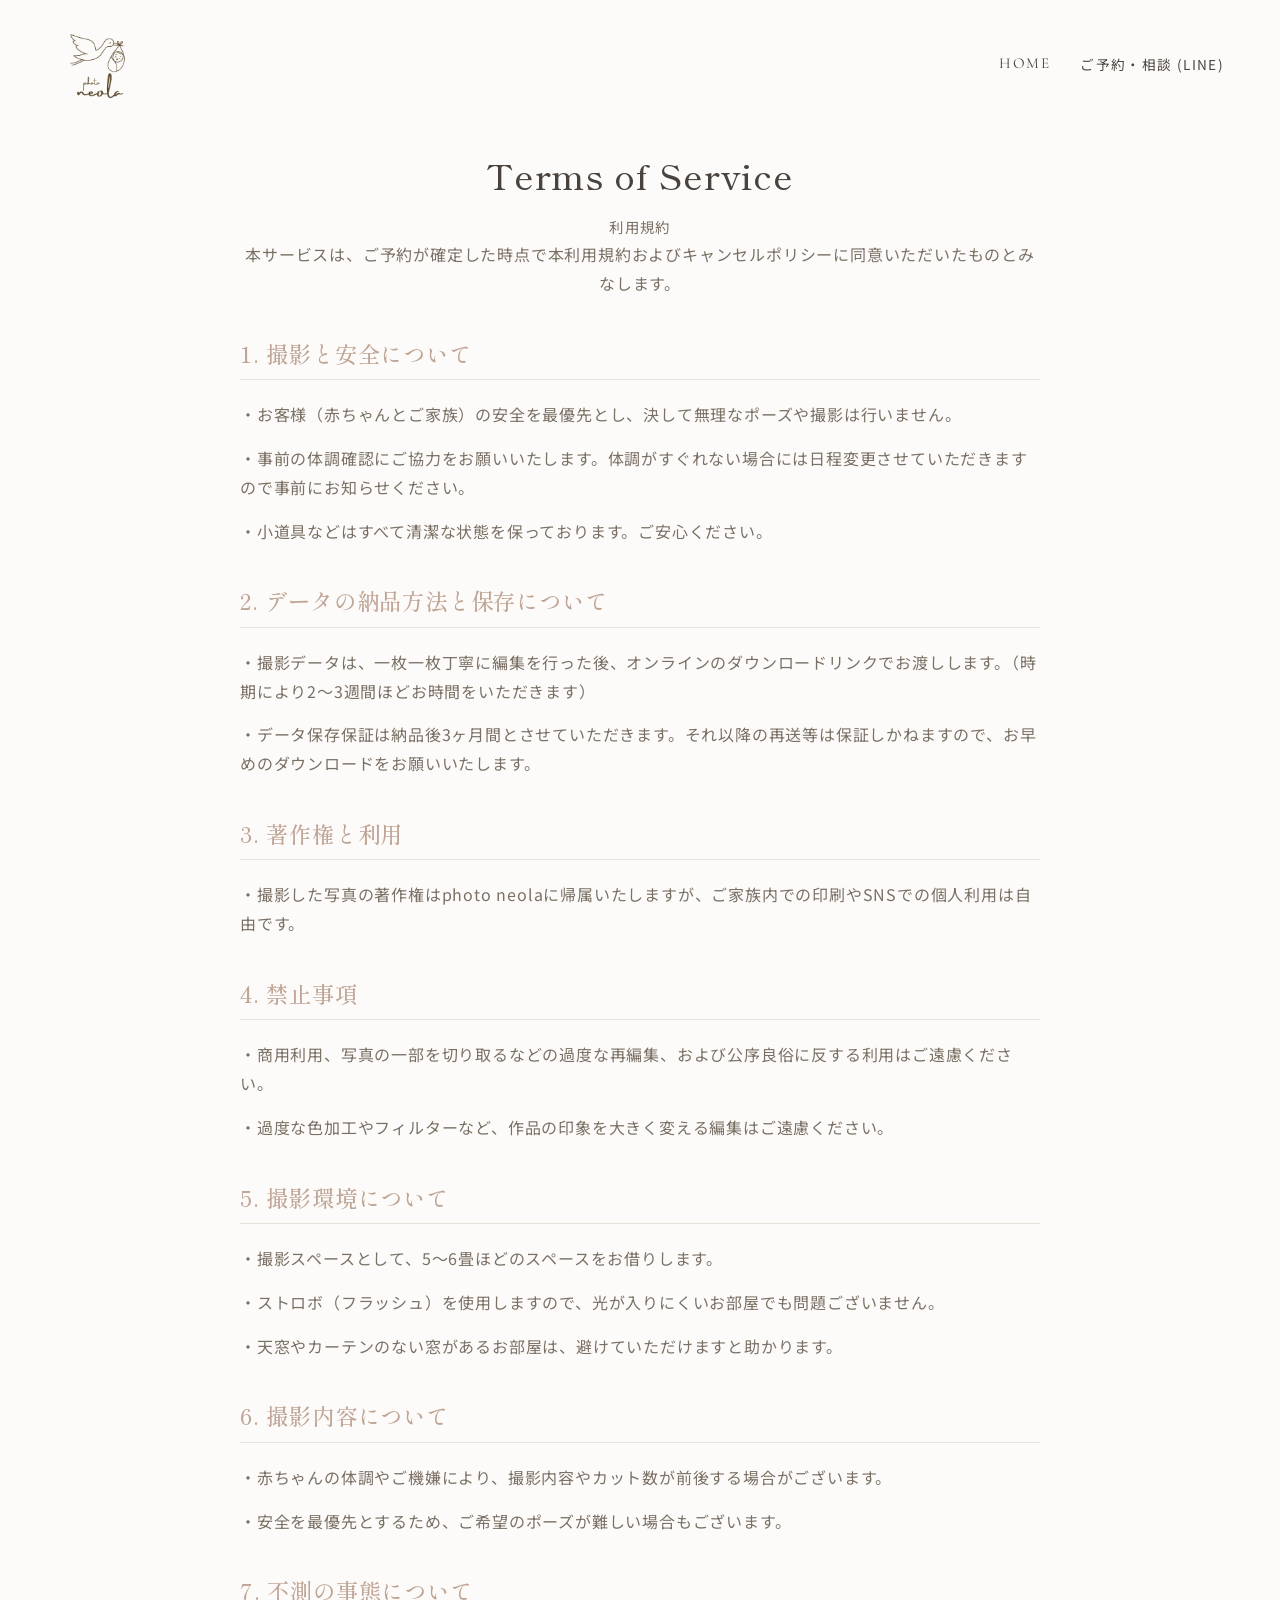
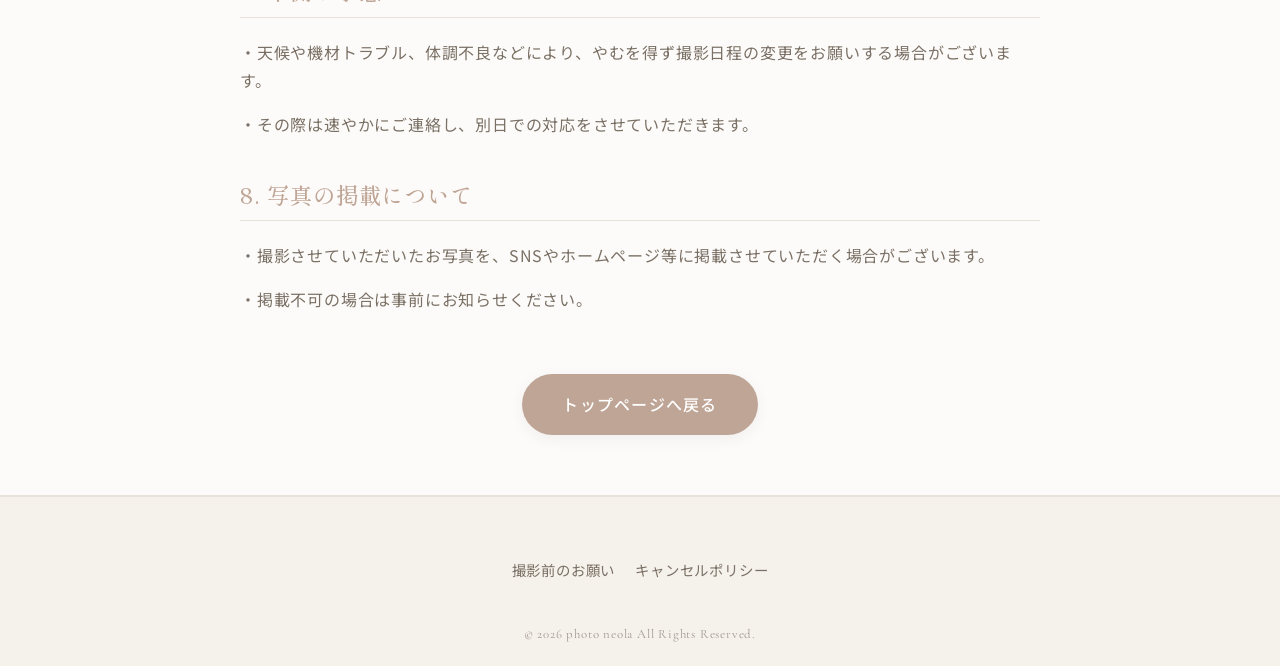
<file: terms.html>
<!DOCTYPE html>
<html lang="ja">
<head>
    <meta charset="UTF-8">
    <meta name="viewport" content="width=device-width, initial-scale=1.0">
    <title>利用規約 | photo neola</title>
    <link rel="stylesheet" href="css/style.css">
</head>
<body>

    <header class="header scrolled">
        <a href="index.html" class="logo" aria-label="photo neola トップページ">
            <img src="assets/logo-illustration-v3-transparent.png" alt="photo neola ロゴ">
        </a>
        <nav class="nav">
            <a href="index.html#home" class="nav-link">Home</a>
            <a href="contact.html" class="nav-link jp">ご予約・相談 (LINE)</a>
        </nav>
        <div class="burger">
            <span></span>
            <span></span>
            <span></span>
        </div>
    </header>

    <main class="page-header terms-page" style="text-align: left; background: none;">
        <div class="container fade-in">
            <h1 class="page-title text-center">Terms of Service</h1>
            <p class="section-subtitle text-center">利用規約</p>
            
            <div class="document-content">
                <p class="terms-lead">本サービスは、ご予約が確定した時点で本利用規約およびキャンセルポリシーに同意いただいたものとみなします。</p>

                <h2>1. 撮影と安全について</h2>
                <p>・お客様（赤ちゃんとご家族）の安全を最優先とし、決して無理なポーズや撮影は行いません。</p>
                <p>・事前の体調確認にご協力をお願いいたします。体調がすぐれない場合には日程変更させていただきますので事前にお知らせください。</p>
                <p>・小道具などはすべて清潔な状態を保っております。ご安心ください。</p>
                
                <h2>2. データの納品方法と保存について</h2>
                <p>・撮影データは、一枚一枚丁寧に編集を行った後、オンラインのダウンロードリンクでお渡しします。（時期により2〜3週間ほどお時間をいただきます）</p>
                <p>・データ保存保証は納品後3ヶ月間とさせていただきます。それ以降の再送等は保証しかねますので、お早めのダウンロードをお願いいたします。</p>
                
                <h2>3. 著作権と利用</h2>
                <p>・撮影した写真の著作権はphoto neolaに帰属いたしますが、ご家族内での印刷やSNSでの個人利用は自由です。</p>

                <h2>4. 禁止事項</h2>
                <p>・商用利用、写真の一部を切り取るなどの過度な再編集、および公序良俗に反する利用はご遠慮ください。</p>
                <p>・過度な色加工やフィルターなど、作品の印象を大きく変える編集はご遠慮ください。</p>

                <h2>5. 撮影環境について</h2>
                <p>・撮影スペースとして、5〜6畳ほどのスペースをお借りします。</p>
                <p>・ストロボ（フラッシュ）を使用しますので、光が入りにくいお部屋でも問題ございません。</p>
                <p>・天窓やカーテンのない窓があるお部屋は、避けていただけますと助かります。</p>

                <h2>6. 撮影内容について</h2>
                <p>・赤ちゃんの体調やご機嫌により、撮影内容やカット数が前後する場合がございます。</p>
                <p>・安全を最優先とするため、ご希望のポーズが難しい場合もございます。</p>

                <h2>7. 不測の事態について</h2>
                <p>・天候や機材トラブル、体調不良などにより、やむを得ず撮影日程の変更をお願いする場合がございます。</p>
                <p>・その際は速やかにご連絡し、別日での対応をさせていただきます。</p>

                <h2>8. 写真の掲載について</h2>
                <p>・撮影させていただいたお写真を、SNSやホームページ等に掲載させていただく場合がございます。</p>
                <p>・掲載不可の場合は事前にお知らせください。</p>
            </div>
            
            <div class="text-center" style="margin-top: 60px;">
                <a href="index.html" class="btn btn-secondary">トップページへ戻る</a>
            </div>
        </div>
    </main>

    <footer class="footer">
        <div class="container">
            <div class="footer-nav">
                <a href="preparation.html">撮影前のお願い</a>
                <a href="policy.html">キャンセルポリシー</a>
            </div>
            <p class="copyright">&copy; 2026 photo neola All Rights Reserved.</p>
        </div>
    </footer>
    <script src="js/main.js"></script>
</body>
</html>
</file>
<file: css/style.css>
@import url('https://fonts.googleapis.com/css2?family=Shippori+Mincho:wght@400;500;600&family=Noto+Sans+JP:wght@300;400;500&family=Cormorant+Garamond:wght@400;500&display=swap');

:root {
  --color-bg: #FDFBF9;      /* Warm, very light beige */
  --color-surface: #F5F1EB; /* Slightly darker beige */
  --color-text: #4a433d;    /* Soft deep brown */
  --color-text-light: #7a7065; 
  --color-accent: #BFA596;  /* Soft taupe/rose gold */
  --color-accent-hover: #AB9284;
  --color-line: #00B900;    /* LINE Green */
  --color-line-hover: #00A000;
  --color-border: #E8E2DA;

  --font-heading: 'Shippori Mincho', serif;
  --font-body: 'Noto Sans JP', sans-serif;
  --font-eng: 'Cormorant Garamond', serif;

  --spacing-section: 120px;
  --spacing-section-sp: 80px;
  --container-gutter: clamp(20px, 5vw, 56px);
}

*, *::before, *::after {
  box-sizing: border-box;
  margin: 0;
  padding: 0;
}

html {
  font-size: 16px;
  scroll-behavior: smooth;
}

body {
  font-family: var(--font-body);
  background-color: var(--color-bg);
  color: var(--color-text);
  line-height: 1.8;
  letter-spacing: 0.05em;
  overflow-x: hidden;
  -webkit-font-smoothing: antialiased;
  -moz-osx-font-smoothing: grayscale;
}

h1, h2, h3, h4, h5, h6 {
  font-family: var(--font-heading);
  font-weight: 500;
  line-height: 1.4;
  color: var(--color-text);
}

a {
  color: inherit;
  text-decoration: none;
  transition: all 0.3s ease;
}

img {
  max-width: 100%;
  height: auto;
  display: block;
}

/* Layout Utilities */
.container {
  max-width: 1100px;
  margin: 0 auto;
  padding: 0 var(--container-gutter);
}

.section {
  padding: var(--spacing-section) 0;
}

.text-center { text-align: center; }

/* Micro-animations */
.fade-in {
  opacity: 0;
  transform: translateY(20px);
  transition: opacity 1s cubic-bezier(0.2, 0.8, 0.2, 1), transform 1s cubic-bezier(0.2, 0.8, 0.2, 1);
}

.fade-in.visible {
  opacity: 1;
  transform: translateY(0);
}

/* Buttons */
.btn {
  display: inline-flex;
  align-items: center;
  justify-content: center;
  padding: 16px 40px;
  border-radius: 9999px;
  font-size: 1rem;
  font-weight: 500;
  text-align: center;
  cursor: pointer;
  letter-spacing: 0.08em;
  box-shadow: 0 4px 15px rgba(0, 0, 0, 0.05);
  transition: all 0.4s ease;
}

.btn:hover {
  transform: translateY(-2px);
  box-shadow: 0 8px 25px rgba(0, 0, 0, 0.08); /* slight float effect */
}

.btn-line {
  background-color: var(--color-line);
  color: #fff;
}
.btn-line:hover {
  background-color: var(--color-line-hover);
}

.btn-icon {
  margin-right: 8px;
  width: 24px;
}

.btn-secondary {
  background-color: var(--color-accent);
  color: #fff;
}
.btn-secondary:hover {
  background-color: var(--color-accent-hover);
}

/* Header */
.header {
  position: fixed;
  top: 0;
  left: 0;
  width: 100%;
  padding: 20px var(--container-gutter);
  display: flex;
  justify-content: space-between;
  align-items: center;
  z-index: 1000;
  transition: all 0.4s ease;
  background-color: transparent;
}

.header.scrolled {
  background-color: rgba(253, 251, 249, 0.95);
  backdrop-filter: blur(10px);
  padding: 15px var(--container-gutter);
  box-shadow: 0 2px 20px rgba(0, 0, 0, 0.03);
}

.logo {
  display: inline-flex;
  align-items: center;
}

.logo img {
  display: block;
  height: 88px;
  width: auto;
}

.nav {
  display: flex;
  gap: 30px;
  align-items: center;
}

.nav-link {
  font-family: var(--font-eng);
  font-size: 0.95rem;
  letter-spacing: 0.1em;
  text-transform: uppercase;
  color: var(--color-text);
  position: relative;
}

.nav-link.jp {
  font-family: var(--font-body);
  font-size: 0.85rem;
  font-weight: 400;
}

.nav-link::after {
  content: '';
  position: absolute;
  bottom: -4px;
  left: 0;
  width: 0%;
  height: 1px;
  background-color: var(--color-accent);
  transition: width 0.3s ease;
}

.nav-link:hover::after {
  width: 100%;
}

.burger {
  display: none;
  cursor: pointer;
  flex-direction: column;
  gap: 5px;
  z-index: 1001;
}

.burger span {
  width: 25px;
  height: 2px;
  background-color: var(--color-text);
  transition: all 0.3s ease;
}

/* Mobile Menu */
@media (max-width: 768px) {
  .logo img {
    height: 68px;
  }

  .nav {
    position: fixed;
    top: 0;
    right: -100%;
    width: 80%;
    max-width: 300px;
    height: 100vh;
    background-color: var(--color-surface);
    flex-direction: column;
    justify-content: center;
    align-items: center;
    gap: 40px;
    transition: right 0.5s cubic-bezier(0.77, 0.2, 0.05, 1);
    box-shadow: -5px 0 30px rgba(0,0,0,0.05);
  }
  
  .nav.active {
    right: 0;
  }
  
  .burger {
    display: flex;
  }
  
  .burger.active span:nth-child(1) {
    transform: translateY(7px) rotate(45deg);
  }
  .burger.active span:nth-child(2) {
    opacity: 0;
  }
  .burger.active span:nth-child(3) {
    transform: translateY(-7px) rotate(-45deg);
  }
}

/* Hero Section */
.hero {
  height: 100vh;
  min-height: 600px;
  position: relative;
  display: flex;
  align-items: center;
  justify-content: center;
  overflow: hidden;
}

.hero-img {
  position: absolute;
  top: 0;
  left: 0;
  width: 100%;
  height: 100%;
  object-fit: cover;
  object-position: center;
  z-index: -2;
  filter: contrast(0.85) brightness(1.05); /* Soft, low contrast look */
  animation: scaleDown 20s ease-out infinite alternate;
}

@keyframes scaleDown {
  0% { transform: scale(1.05); }
  100% { transform: scale(1); }
}

.hero-overlay {
  position: absolute;
  top: 0;
  left: 0;
  width: 100%;
  height: 100%;
  background: linear-gradient(
    to bottom,
    rgba(253, 251, 249, 0.15) 0%,
    rgba(253, 251, 249, 0.25) 40%,
    rgba(253, 251, 249, 0.65) 100%
  );
  z-index: -1;
}

.hero-content {
  text-align: center;
  padding: 0 var(--container-gutter);
  max-width: 840px;
}

.hero-title {
  font-size: 2rem;
  line-height: 1.55;
  margin-bottom: 20px;
  color: var(--color-text);
  text-shadow: 0 2px 10px rgba(255,255,255,0.8);
}

.hero-title-line,
.hero-subtitle-line {
  display: inline-block;
}

.hero-subtitle {
  font-size: 1rem;
  margin-bottom: 32px;
  color: var(--color-text-light);
  font-family: var(--font-body);
}

.hero .btn {
  padding: 13px 28px;
  font-size: 0.9rem;
  letter-spacing: 0.06em;
}

/* Section Titles */
.section-header {
  text-align: center;
  margin-bottom: 60px;
}

.section-title {
  font-family: var(--font-eng);
  font-size: 2.5rem;
  color: var(--color-accent);
  margin-bottom: 15px;
  letter-spacing: 0.05em;
  position: relative;
  display: inline-block;
}

.section-header .section-title::after {
  content: '';
  display: block;
  width: 40px;
  height: 1px;
  background-color: var(--color-accent);
  margin: 14px auto 0;
  opacity: 0.5;
}

.section-subtitle {
  font-size: 0.9rem;
  color: var(--color-text-light);
  letter-spacing: 0.1em;
}

/* About Section */
.about-grid {
  display: grid;
  grid-template-columns: 1fr 1fr;
  gap: 60px;
  align-items: center;
}

.about-img-wrapper {
  position: relative;
  border-radius: 20px 20px 0 20px;
  overflow: hidden;
}

.about-img-wrapper img {
  width: 100%;
  height: auto;
  border-radius: 8px;
  filter: contrast(0.9) brightness(1.05);
}

.about-profile-photo {
  max-width: 420px;
  margin-left: auto;
  margin-right: auto;
}

.about-profile-photo img {
  aspect-ratio: 4 / 5;
  object-fit: cover;
  object-position: center 30%;
}

.about-img-decor {
  content: '';
  position: absolute;
  top: -20px;
  right: -20px;
  width: 100%;
  height: 100%;
  background-color: var(--color-surface);
  z-index: -1;
  border-radius: 8px;
}

.about-text h3 {
  font-size: 1.8rem;
  margin-bottom: 25px;
}

.about-text p {
  margin-bottom: 20px;
  color: var(--color-text-light);
}

.about-profile-link {
  display: inline-flex;
  align-items: center;
  gap: 8px;
  margin-top: 8px;
  font-size: 0.95rem;
  color: var(--color-accent-hover);
  border-bottom: 1px solid currentColor;
  padding-bottom: 3px;
}

.about-profile-link::after {
  content: '→';
  font-size: 0.9em;
}

.about-highlight {
  background-color: var(--color-surface);
  padding: 35px;
  border-radius: 16px;
  margin-top: 40px;
  position: relative;
}

.about-highlight h4 {
  font-size: 1.15rem;
  margin-bottom: 15px;
  color: var(--color-text);
  font-family: var(--font-heading);
  text-align: center;
  border-bottom: 1px solid var(--color-border);
  padding-bottom: 15px;
}

/* Service Section */
.service-section {
  background-color: var(--color-surface);
}

.service-card {
  background: var(--color-bg);
  padding: 40px;
  border-radius: 16px;
  margin-bottom: 30px;
  box-shadow: 0 15px 40px rgba(0,0,0,0.03);
  transition: transform 0.4s ease, box-shadow 0.4s ease;
  border: 1px solid rgba(232, 226, 218, 0.5);
  position: relative;
  overflow: hidden;
}

.service-card::before {
  content: '';
  position: absolute;
  top: 0;
  left: 0;
  width: 4px;
  height: 100%;
  background: linear-gradient(to bottom, var(--color-accent), transparent);
  opacity: 0;
  transition: opacity 0.4s ease;
}

.service-card:hover {
  transform: translateY(-5px);
  box-shadow: 0 20px 50px rgba(0,0,0,0.06);
}

.service-card:hover::before {
  opacity: 1;
}

.service-card-number {
  font-family: var(--font-eng);
  font-size: 3.5rem;
  color: var(--color-accent);
  opacity: 0.15;
  line-height: 1;
  margin-bottom: 12px;
  font-weight: 400;
}

.service-card h3 {
  font-size: 1.4rem;
  margin-bottom: 15px;
}

.service-grid {
  display: grid;
  grid-template-columns: repeat(auto-fit, minmax(300px, 1fr));
  gap: 30px;
}

/* Plan Section Update */
.plan-intro {
  text-align: center;
  margin-bottom: 60px;
}
.plan-main-title {
  font-size: 1.8rem;
  margin-bottom: 25px;
  color: var(--color-text);
  font-family: var(--font-heading);
}
.plan-intro p {
  color: var(--color-text-light);
  line-height: 1.8;
  font-size: 0.95rem;
}
.plan-note {
  font-size: 0.85rem;
  color: #a09890;
  margin-top: 15px;
  display: block;
}
.family-message {
  max-width: 850px;
  margin: 0 auto 34px;
  padding: 28px 34px;
  background: #faf8f5;
  border: 1px solid var(--color-border);
  border-radius: 12px;
  text-align: center;
}
.family-message-title {
  margin-bottom: 10px;
  color: var(--color-accent);
  font-family: var(--font-heading);
  font-size: 1.18rem;
}
.family-message p:last-child {
  margin-bottom: 0;
  color: var(--color-text-light);
  font-size: 0.92rem;
  line-height: 1.9;
}
.desktop-only { display: initial; }
.plan-swipe-hint,
.swipe-hint {
  display: none;
}
.plan-common {
  max-width: 900px;
  margin: -28px auto 34px;
}
.plan-common-title {
  text-align: center;
  font-size: 0.92rem;
  font-weight: 700;
  color: var(--color-text);
  margin-bottom: 16px;
}
.plan-common-list {
  display: grid;
  grid-template-columns: repeat(3, 1fr);
  gap: 16px;
  list-style: none;
}
.plan-common-list li {
  background-color: #fff;
  border: 1px solid var(--color-border);
  border-radius: 8px;
  box-shadow: 0 10px 30px rgba(0,0,0,0.02);
  color: var(--color-text);
  display: flex;
  align-items: center;
  justify-content: center;
  font-size: 0.9rem;
  line-height: 1.65;
  min-height: 82px;
  padding: 18px 16px;
  text-align: center;
}
.pricing-grid {
  display: grid;
  grid-template-columns: minmax(0, 760px);
  justify-content: center;
  gap: 20px;
  margin-bottom: 80px;
  align-items: stretch;
}
.pricing-card {
  background-color: #fff;
  border-radius: 16px;
  padding: 40px 25px 30px;
  box-shadow: 0 10px 30px rgba(0,0,0,0.02);
  display: flex;
  flex-direction: column;
  position: relative;
  border: 1px solid var(--color-border);
  height: 100%;
}
.pricing-card.standard {
  background-color: #faf8f5; /* very subtle beige */
  border: 2px solid var(--color-accent);
  box-shadow: 0 15px 40px rgba(0,0,0,0.05);
  z-index: 2;
}
.pricing-card.family-plan {
  padding: 42px clamp(24px, 6vw, 64px) 36px;
  background: #faf8f5;
  border: 2px solid var(--color-accent);
  box-shadow: 0 15px 40px rgba(0,0,0,0.05);
}
.family-plan .pricing-name { font-size: 1.55rem; }
.family-plan .pricing-desc { min-height: 0; }
.pricing-card.mini {
  background-color: #fdfbf9;
}
.pricing-card.premium {
  padding: 40px 25px 30px;
  background-color: #fdfbf9;
}
.pricing-desc-strong {
  display: block;
  font-weight: bold;
  font-size: 1rem;
  color: var(--color-text);
  margin-bottom: 5px;
}
.pricing-badge {
  position: absolute;
  top: -15px;
  left: 50%;
  transform: translateX(-50%);
  background-color: var(--color-surface);
  color: var(--color-text);
  border: 1px solid var(--color-border);
  padding: 5px 20px;
  border-radius: 20px;
  font-size: 0.85rem;
  font-weight: 500;
  letter-spacing: 0.05em;
  white-space: nowrap;
}
.pricing-name {
  font-family: var(--font-eng);
  font-size: 1.4rem;
  color: var(--color-accent);
  text-align: center;
  margin-bottom: 5px;
  letter-spacing: 0.05em;
}
.pricing-price {
  text-align: center;
  font-size: 1.6rem;
  font-weight: 500;
  margin-bottom: 20px;
  color: var(--color-text);
}
.pricing-desc {
  font-size: 0.85rem;
  color: var(--color-text-light);
  text-align: center;
  margin-bottom: 30px;
  line-height: 1.6;
  min-height: 55px;
}
.pricing-features {
  list-style: none;
  margin-top: auto;
  margin-bottom: 20px;
}
.pricing-features li {
  font-size: 0.9rem;
  padding: 10px 0;
  border-bottom: 1px dashed var(--color-border);
  display: flex;
  align-items: flex-start;
  color: var(--color-text);
}
.pricing-features li::before {
  content: '✓';
  color: var(--color-accent);
  margin-right: 10px;
  font-weight: bold;
}
.pricing-features li:last-child {
  border-bottom: none;
}
.feature-strong {
  font-weight: bold;
}
.feature-highlight {
  font-weight: bold;
  color: var(--color-text);
}
.pricing-target {
  background-color: var(--color-surface);
  padding: 15px 10px;
  border-radius: 8px;
  text-align: center;
  margin-top: auto;
  font-size: 0.85rem;
  color: var(--color-text-light);
}
/* Revert specific overrides */
.pricing-card.mini .pricing-target,
.pricing-card.standard .pricing-target,
.pricing-card.premium .pricing-target {
  background-color: #fff;
}
.options-section,
.transportation-section {
  background-color: #fff;
  border: 1px solid var(--color-border);
  padding: 40px;
  border-radius: 12px;
  margin-bottom: 60px;
  box-shadow: 0 5px 20px rgba(0,0,0,0.01);
}
.options-section {
  margin-bottom: 25px; /* Reduced gap between option and transportation */
}
.booking-flow {
  margin: 54px auto 0;
  padding: 40px;
  background: #faf8f5;
  border: 1px solid var(--color-border);
  border-radius: 12px;
}
.booking-steps {
  display: grid;
  grid-template-columns: repeat(4, minmax(0, 1fr));
  gap: 18px;
  margin: 0;
  padding: 0;
  list-style: none;
}
.booking-steps li {
  display: flex;
  flex-direction: column;
  align-items: center;
  padding: 22px 16px;
  background: #fff;
  border: 1px solid var(--color-border);
  border-radius: 10px;
  text-align: center;
}
.booking-step-number {
  margin-bottom: 10px;
  color: var(--color-accent);
  font-family: var(--font-eng);
  font-size: 1.25rem;
}
.booking-step-title { margin-bottom: 9px; font-weight: 700; font-size: 0.92rem; }
.booking-step-desc { color: var(--color-text-light); font-size: 0.81rem; line-height: 1.75; }
.options-title {
  text-align: center;
  font-size: 1.2rem;
  margin-bottom: 25px;
  color: var(--color-text);
  font-family: var(--font-heading);
}
.options-grid {
  display: grid;
  grid-template-columns: 1fr 1fr;
  gap: 20px 40px;
}
.option-item {
  display: flex;
  justify-content: space-between;
  border-bottom: 1px dashed var(--color-border);
  padding-bottom: 8px;
  font-size: 0.95rem;
  color: var(--color-text);
}
.transportation-grid {
  grid-template-columns: 1fr;
  gap: 15px;
}
.transportation-item {
  justify-content: center;
  gap: 40px;
  padding-bottom: 12px;
}
.transportation-item:last-child {
  border-bottom: none;
  padding-bottom: 0;
}
.transportation-item-wide {
  align-items: flex-start;
  justify-content: center;
  gap: 24px;
}
.transportation-area {
  font-weight: 700;
}
.transportation-item-wide .transportation-area {
  max-width: 620px;
  line-height: 1.8;
}
.transportation-price {
  white-space: nowrap;
}
.option-note {
  grid-column: 1 / -1;
  text-align: center;
  font-size: 0.85rem;
  color: var(--color-text-light);
  margin-top: 15px;
}
.plan-cta-section {
  text-align: center;
  margin-top: 60px;
  background-color: #fff;
  padding: 50px 30px;
  border-radius: 16px;
  box-shadow: 0 15px 40px rgba(0,0,0,0.03);
}
.plan-cta-title {
  font-size: 1.4rem;
  margin-bottom: 15px;
  color: var(--color-text);
  font-family: var(--font-heading);
}
.plan-cta-desc {
  font-size: 0.95rem;
  margin-bottom: 30px;
  color: var(--color-text-light);
  line-height: 1.8;
}

.plan-cta-line {
  display: inline-block;
  white-space: nowrap;
}
.plan-cta-buttons {
  display: flex;
  gap: 20px;
  justify-content: center;
  flex-wrap: wrap;
}
.btn-large {
  padding: 18px 40px;
  min-height: 56px; /* Touch target */
  min-width: 250px;
}

/* Voices Section */
.voice-grid {
  display: grid;
  grid-template-columns: repeat(3, 1fr);
  gap: 30px;
}
.voice-card {
  display: flex;
  flex-direction: column;
  align-items: center;
}
.voice-avatar {
  width: 52px;
  height: 52px;
  margin-bottom: 16px;
  flex-shrink: 0;
}
.avatar-silhouette {
  width: 100%;
  height: 100%;
  border-radius: 50%;
  display: flex;
  align-items: center;
  justify-content: center;
  color: #fff;
}
.avatar-icon {
  width: 58%;
  height: 58%;
}
.avatar-svg,
.avatar-img {
  width: 100%;
  height: 100%;
  object-fit: cover;
  border-radius: 50%;
  background-color: var(--color-surface);
}
.voice-bubble {
  background-color: #fff;
  border: 1px solid var(--color-border);
  border-radius: 20px;
  padding: 28px 24px;
  position: relative;
  font-size: 0.88rem;
  color: var(--color-text);
  line-height: 1.85;
  width: 100%;
  box-shadow: 0 8px 24px rgba(0,0,0,0.025);
}
.voice-highlight {
  font-weight: bold;
  background: linear-gradient(transparent 60%, rgba(191, 165, 150, 0.2) 60%);
}
.voice-bubble::before {
  content: '';
  position: absolute;
  top: -8px;
  left: 50%;
  transform: translateX(-50%) rotate(45deg);
  width: 14px;
  height: 14px;
  background: #fff;
  border-top: 1px solid var(--color-border);
  border-left: 1px solid var(--color-border);
}
.voice-bubble p {
  margin-bottom: 12px;
}
.voice-bubble p:last-child {
  margin-bottom: 0;
}
@media (max-width: 900px) {
  .pricing-grid {
    grid-template-columns: 1fr;
    gap: 40px;
  }
  .pricing-card.standard {
    margin: 0;
  }
  .voice-grid {
    grid-template-columns: 1fr;
    gap: 40px;
  }
  .voice-card {
    align-items: center;
  }
  .voice-bubble {
    width: fit-content;
    max-width: 100%;
    margin: 0 auto;
    text-align: center;
  }
}


/* Gallery */
.gallery-grid {
  display: grid;
  grid-template-columns: repeat(3, 1fr);
  grid-auto-rows: 220px;
  gap: 14px;
}

.gallery-item {
  border-radius: 12px;
  overflow: hidden;
  position: relative;
}

.gallery-item.gallery-tall {
  grid-row: span 2;
}

.gallery-item img {
  width: 100%;
  height: 100%;
  object-fit: cover;
  transition: transform 0.8s ease, filter 0.4s ease;
  filter: contrast(0.9) brightness(1.05);
}

.gallery-item:hover img {
  transform: scale(1.05);
  filter: contrast(0.95) brightness(1.02);
}

/* CTA Footer Block */
.cta-block {
  text-align: center;
  background-color: var(--color-bg);
  padding: 80px 20px;
  border-radius: 16px;
  margin: 60px auto;
  max-width: 800px;
  box-shadow: 0 20px 60px rgba(0,0,0,0.03);
}

.cta-title {
  font-size: 1.8rem;
  margin-bottom: 10px;
}

.cta-title-line {
  display: inline-block;
  white-space: nowrap;
}

.cta-desc {
  margin-bottom: 40px;
  color: var(--color-text-light);
}

/* Footer */
.footer {
  background-color: var(--color-surface);
  padding: 60px 0 20px;
  text-align: center;
  border-top: 1px solid var(--color-border);
}

.footer-nav {
  display: flex;
  justify-content: center;
  gap: 20px;
  margin-bottom: 40px;
  flex-wrap: wrap;
}

.footer-nav a {
  font-size: 0.9rem;
  color: var(--color-text-light);
}

.footer-nav a:hover {
  color: var(--color-text);
}

.copyright {
  font-family: var(--font-eng);
  font-size: 0.8rem;
  color: #a09890;
}

/* Responsive */
@media (max-width: 768px) {
  :root {
    --container-gutter: 30px;
  }

  .hero {
    height: 82vh;
    min-height: 520px;
  }

  .hero-img {
    object-position: center 40%;
  }

  .section {
    padding: var(--spacing-section-sp) 0;
  }
  
  .hero-title {
    font-size: 1.3rem;
    line-height: 1.5;
    letter-spacing: 0.02em;
  }

  .hero-subtitle {
    font-size: 0.76rem;
    padding: 0 6px;
    margin-bottom: 24px;
    letter-spacing: 0.02em;
  }

  .hero .btn {
    padding: 11px 22px;
    font-size: 0.82rem;
  }
  
  .about-grid {
    grid-template-columns: 1fr;
    gap: 36px;
  }

  .about-img-wrapper,
  .about-text,
  .plan-intro,
  .pricing-grid,
  .options-section,
  .transportation-section,
  .plan-cta-section,
  #faq {
    margin-left: 12px;
    margin-right: 12px;
  }

  .about-img-wrapper {
    width: min(100%, 280px);
    margin-left: auto;
    margin-right: auto;
  }

  .about-text {
    padding-left: 6px;
    padding-right: 6px;
  }

  .about-text h3 {
    font-size: 1.56rem;
    margin-bottom: 20px;
    white-space: nowrap;
  }

  .about-text p {
    font-size: 0.95rem;
    line-height: 1.9;
  }

  .service-grid {
    display: grid;
    grid-auto-flow: column;
    grid-auto-columns: minmax(268px, 78vw);
    gap: 18px;
    overflow-x: auto;
    overscroll-behavior-x: contain;
    scroll-snap-type: x proximity;
    -webkit-overflow-scrolling: touch;
    padding: 4px 0 8px;
  }

  .service-grid::-webkit-scrollbar {
    display: none;
  }

  .service-card {
    margin-bottom: 0;
    min-height: 100%;
    scroll-snap-align: start;
  }

  .service-card h3 {
    font-size: 1.2rem;
  }

  .service-card p {
    font-size: 0.9rem;
    line-height: 1.8;
  }

  .gallery-grid {
    grid-template-columns: repeat(2, 1fr);
    grid-auto-rows: 160px;
    gap: 10px;
    margin-left: 12px;
    margin-right: 12px;
  }

  .gallery-item {
    border-radius: 8px;
  }

  .gallery-item.gallery-tall {
    grid-row: span 2;
  }

  .plan-main-title {
    font-size: 1.5rem;
  }

  .plan-intro p {
    font-size: 0.88rem;
    line-height: 1.75;
  }

  .plan-common {
    margin: -28px 0 28px;
  }

  .plan-common-list {
    grid-template-columns: 1fr;
    gap: 8px;
  }

  .pricing-grid {
    grid-template-columns: minmax(0, 1fr);
    gap: 18px;
    overflow: visible;
    padding: 0;
    margin-bottom: 56px;
  }

  .pricing-grid::-webkit-scrollbar {
    display: none;
  }

  .pricing-card {
    min-height: 100%;
    scroll-snap-align: none;
  }

  .family-message { margin: 0 12px 28px; padding: 24px 18px; }
  .family-message-title { font-size: 1.05rem; }
  .desktop-only { display: none; }
  .booking-flow { margin: 42px 12px 0; padding: 28px 18px; }
  .booking-steps { grid-template-columns: 1fr; gap: 10px; }
  .booking-steps li { display: grid; grid-template-columns: 42px 1fr; align-items: start; column-gap: 10px; padding: 16px; text-align: left; }
  .booking-step-number { grid-row: span 2; margin: 0; }
  .booking-step-title { margin-bottom: 5px; }
  .booking-step-desc { grid-column: 2; }

  .pricing-target {
    font-size: 0.8rem;
    line-height: 1.7;
  }

  .swipe-hint {
    display: block;
    text-align: center;
    font-size: 0.72rem;
    color: var(--color-text-light);
    letter-spacing: 0.08em;
    margin: -12px 0 14px;
  }

  .swipe-hint::after {
    content: '  ←→';
    letter-spacing: 0.12em;
  }

  .voice-grid {
    grid-template-columns: none;
    grid-auto-flow: column;
    grid-auto-columns: minmax(260px, 74vw);
    gap: 18px;
    overflow-x: auto;
    overscroll-behavior-x: contain;
    scroll-snap-type: x proximity;
    -webkit-overflow-scrolling: touch;
    padding: 6px 14px 10px;
    margin-left: 14px;
    margin-right: 14px;
  }

  .voice-grid::-webkit-scrollbar {
    display: none;
  }

  .voice-card {
    align-items: center;
    scroll-snap-align: start;
  }

  .voice-bubble {
    width: 100%;
    margin: 0;
    text-align: left;
  }

  #voices .section-subtitle {
    font-size: 0.74rem;
    letter-spacing: 0.02em;
    white-space: nowrap;
  }

  #voices .section-title {
    font-size: 1.58rem !important;
  }

  .options-grid {
    grid-template-columns: 1fr;
    gap: 16px;
  }

  .transportation-item,
  .transportation-item-wide {
    align-items: center;
    flex-direction: column;
    gap: 8px;
    text-align: center;
  }

  .about-highlight,
  .service-card,
  .options-section,
  .transportation-section,
  .plan-cta-section,
  .cta-block {
    padding-left: 24px;
    padding-right: 24px;
  }

  .section-header {
    margin-bottom: 44px;
  }
  
  .plan-item {
    flex-direction: column;
    align-items: flex-start;
  }
  
  .plan-price {
    margin-top: 10px;
  }
}

@media (max-width: 420px) {
  :root {
    --container-gutter: 24px;
  }

  .hero {
    height: 76vh;
    min-height: 460px;
  }

  .hero-img {
    object-position: center 38%;
  }

  .hero-title {
    font-size: 1.16rem;
    letter-spacing: 0;
  }

  .hero-subtitle {
    font-size: 0.68rem;
    letter-spacing: 0;
    padding: 0;
  }

  .service-grid {
    grid-auto-columns: minmax(236px, 80vw);
    gap: 16px;
  }

  .service-card h3 {
    font-size: 1.08rem;
  }

  .service-card p {
    font-size: 0.84rem;
    line-height: 1.75;
  }

  .gallery-grid {
    grid-auto-rows: 130px;
    gap: 8px;
    margin-left: 8px;
    margin-right: 8px;
  }

  .pricing-grid {
    grid-auto-columns: minmax(236px, 80vw);
    gap: 16px;
    padding-top: 24px;
  }

  .pricing-target {
    font-size: 0.76rem;
    line-height: 1.65;
  }

  .voice-grid {
    grid-auto-columns: minmax(228px, 76vw);
    gap: 16px;
    margin-left: 10px;
    margin-right: 10px;
    padding-left: 10px;
    padding-right: 10px;
  }

  .plan-main-title {
    font-size: 1.28rem;
  }

  .plan-swipe-hint,
  .swipe-hint {
    font-size: 0.66rem;
    margin-top: -8px;
  }

  #voices .section-subtitle {
    font-size: 0.66rem;
    letter-spacing: 0;
  }

  #voices .section-title {
    font-size: 1.38rem !important;
  }

  .plan-intro p {
    font-size: 0.82rem;
    line-height: 1.7;
  }

  .about-img-wrapper,
  .about-text,
  .plan-intro,
  .pricing-grid,
  .options-section,
  .transportation-section,
  .plan-cta-section,
  #faq {
    margin-left: 8px;
    margin-right: 8px;
  }

  .about-img-wrapper {
    width: min(100%, 240px);
    margin-left: auto;
    margin-right: auto;
  }

  .about-text {
    padding-left: 8px;
    padding-right: 8px;
  }

  .about-text h3 {
    font-size: 1.28rem;
    letter-spacing: 0;
  }

  .about-text p {
    font-size: 0.88rem;
    line-height: 1.85;
  }

  .about-highlight,
  .service-card,
  .options-section,
  .transportation-section,
  .plan-cta-section,
  .cta-block {
    padding-left: 20px;
    padding-right: 20px;
  }
}

/* Specific Page Styles */
.page-header {
  padding: 150px 0 60px;
  text-align: center;
  background-color: var(--color-surface);
  border-bottom: 1px solid var(--color-border);
}

.page-title {
  font-size: 2.2rem;
  margin-bottom: 15px;
}

.document-content {
  max-width: 800px;
  margin: 0 auto;
}

.policy-lead {
  text-align: center;
  margin-bottom: 40px;
  color: var(--color-text);
}

.policy-lead-line {
  display: inline-block;
  white-space: nowrap;
}

.terms-lead {
  text-align: center;
}

.profile-page .page-title {
  margin-bottom: 10px;
}

.profile-hero {
  text-align: center;
  max-width: 760px;
  margin: 0 auto 70px;
}

.profile-kicker {
  font-family: var(--font-eng);
  font-size: 1rem;
  letter-spacing: 0.12em;
  color: var(--color-accent);
  margin-bottom: 18px;
}

.profile-lead-title {
  font-size: 2rem;
  margin-bottom: 20px;
}

.profile-lead-text {
  max-width: 640px;
  margin: 0 auto;
  color: var(--color-text-light);
}

.profile-hero-media {
  display: grid;
  grid-template-columns: minmax(0, 1fr) minmax(180px, 0.6fr);
  gap: 18px;
  align-items: stretch;
  margin-top: 36px;
  max-width: 620px;
  margin-left: auto;
  margin-right: auto;
}

.profile-main-photo,
.profile-sub-photo,
.profile-inline-photo {
  margin: 0;
  overflow: hidden;
  border-radius: 24px;
  background: #fff;
  border: 1px solid rgba(232, 226, 218, 0.9);
  box-shadow: 0 16px 40px rgba(0, 0, 0, 0.05);
}

.profile-main-photo img,
.profile-sub-photo img,
.profile-inline-photo img {
  width: 100%;
  height: 100%;
  display: block;
  object-fit: cover;
}

.profile-main-photo {
  min-height: 240px;
}

.profile-main-photo img {
  object-position: center 28%;
}

.profile-photo-stack {
  display: grid;
  grid-template-rows: 1fr 1fr;
  gap: 12px;
}

.profile-sub-photo {
  min-height: 111px;
}

.profile-sub-photo-top img {
  object-position: center 35%;
}

.profile-sub-photo-bottom img {
  object-position: center 22%;
}

.profile-layout {
  display: grid;
  grid-template-columns: 260px minmax(0, 1fr);
  gap: 40px;
  align-items: start;
}

.profile-side {
  position: sticky;
  top: 130px;
}

.profile-side-card {
  background: #fff;
  border: 1px solid var(--color-border);
  border-radius: 18px;
  padding: 28px 24px;
  box-shadow: 0 12px 36px rgba(0, 0, 0, 0.03);
}

.profile-side-card h3 {
  font-size: 1rem;
  margin-bottom: 20px;
  text-align: center;
  color: var(--color-accent);
}

.profile-meta {
  display: grid;
  gap: 18px;
}

.profile-meta div {
  display: grid;
  gap: 5px;
}

.profile-meta dt {
  font-size: 0.75rem;
  letter-spacing: 0.12em;
  text-transform: uppercase;
  color: var(--color-text-light);
}

.profile-meta dd {
  color: var(--color-text);
  line-height: 1.75;
}

.profile-sections {
  display: grid;
  gap: 22px;
}

.profile-section {
  background: #fff;
  border: 1px solid var(--color-border);
  border-radius: 22px;
  padding: 36px 38px;
  box-shadow: 0 10px 34px rgba(0, 0, 0, 0.025);
}

.profile-section h2 {
  font-size: 1.3rem;
  margin-bottom: 20px;
  color: var(--color-accent);
  border-bottom: 1px solid var(--color-border);
  padding-bottom: 12px;
}

.profile-section p {
  color: var(--color-text-light);
  margin-bottom: 16px;
}

.profile-section p:last-child {
  margin-bottom: 0;
}

.profile-inline-gallery {
  display: grid;
  grid-template-columns: repeat(2, minmax(0, 1fr));
  gap: 18px;
  margin-top: 24px;
}

.profile-inline-photo {
  min-height: 260px;
}

.profile-inline-photo:first-child img {
  object-position: center 28%;
}

.profile-inline-photo:last-child img {
  object-position: center 24%;
}

.profile-closing {
  background: linear-gradient(180deg, #fff 0%, #f9f5f0 100%);
}

.profile-actions {
  display: flex;
  gap: 16px;
  flex-wrap: wrap;
  margin-top: 28px;
}

.document-content h2 {
  font-size: 1.4rem;
  margin: 40px 0 20px;
  padding-bottom: 10px;
  border-bottom: 1px solid var(--color-border);
  color: var(--color-accent);
}

.document-content p {
  margin-bottom: 15px;
  color: var(--color-text-light);
}

.document-content ul {
  margin: 0 0 20px 20px;
  color: var(--color-text-light);
}

.document-content li {
  margin-bottom: 8px;
}

@media (max-width: 768px) {
  .policy-page .page-title,
  .terms-page .page-title,
  .profile-page .page-title {
    font-size: 1.9rem;
  }

  .policy-page .section-subtitle,
  .terms-page .section-subtitle,
  .profile-page .section-subtitle {
    font-size: 0.8rem;
    letter-spacing: 0.04em;
    white-space: nowrap;
  }

  .about-profile-link {
    font-size: 0.88rem;
  }

  .about-profile-photo {
    max-width: 320px;
  }

  .policy-lead {
    font-size: 0.92rem;
    line-height: 1.75;
  }

  .policy-page .document-content h2,
  .terms-page .document-content h2 {
    font-size: 1.18rem;
    line-height: 1.6;
  }

  .policy-page .document-content p,
  .policy-page .document-content li,
  .terms-page .document-content p,
  .terms-page .document-content li {
    font-size: 0.9rem;
    line-height: 1.85;
    word-break: auto-phrase;
    overflow-wrap: normal;
  }

  .profile-hero {
    margin-bottom: 42px;
  }

  .profile-kicker {
    font-size: 0.85rem;
  }

  .profile-lead-title {
    font-size: 1.54rem;
  }

  .profile-lead-text {
    font-size: 0.92rem;
  }

  .profile-hero-media {
    grid-template-columns: minmax(0, 0.78fr);
    gap: 12px;
    margin-top: 24px;
    max-width: 320px;
  }

  .profile-main-photo {
    min-height: 150px;
  }

  .profile-photo-stack {
    grid-template-columns: repeat(2, minmax(0, 1fr));
    grid-template-rows: none;
  }

  .profile-sub-photo {
    min-height: 76px;
  }

  .profile-layout {
    grid-template-columns: 1fr;
    gap: 24px;
  }

  .profile-side {
    position: static;
  }

  .profile-side-card,
  .profile-section {
    padding: 28px 24px;
  }

  .profile-section h2 {
    font-size: 1.12rem;
  }

  .profile-section p,
  .profile-meta dd {
    font-size: 0.9rem;
    line-height: 1.85;
    word-break: auto-phrase;
    overflow-wrap: normal;
  }

  .profile-inline-gallery {
    gap: 14px;
  }

  .profile-inline-photo {
    min-height: 220px;
  }

  .profile-actions {
    gap: 12px;
  }

  .profile-actions .btn {
    width: 100%;
  }
}

@media (max-width: 420px) {
  .policy-page .page-title,
  .terms-page .page-title,
  .profile-page .page-title {
    font-size: 1.7rem;
  }

  .policy-page .section-subtitle,
  .terms-page .section-subtitle,
  .profile-page .section-subtitle {
    font-size: 0.72rem;
    letter-spacing: 0.02em;
  }

  .policy-lead {
    font-size: 0.82rem;
    line-height: 1.7;
  }

  .policy-page .document-content h2,
  .terms-page .document-content h2 {
    font-size: 1.08rem;
  }

  .policy-page .document-content p,
  .policy-page .document-content li,
  .terms-page .document-content p,
  .terms-page .document-content li {
    font-size: 0.84rem;
    line-height: 1.8;
  }

  .profile-kicker {
    font-size: 0.76rem;
  }

  .profile-lead-title {
    font-size: 1.34rem;
  }

  .profile-lead-text,
  .profile-section p,
  .profile-meta dd {
    font-size: 0.84rem;
    line-height: 1.8;
  }

  .about-profile-photo {
    max-width: 260px;
  }

  .profile-main-photo {
    min-height: 132px;
    border-radius: 20px;
  }

  .profile-sub-photo,
  .profile-inline-photo {
    border-radius: 18px;
  }

  .profile-sub-photo {
    min-height: 64px;
  }

  .profile-inline-gallery {
    grid-template-columns: 1fr;
  }

  .profile-inline-photo {
    min-height: 240px;
  }

  .profile-side-card,
  .profile-section {
    padding: 24px 20px;
  }

  .profile-section h2 {
    font-size: 1.02rem;
  }
}

/* Contact Specific */
.contact-block {
  text-align: center;
  background: white;
  padding: 60px;
  border-radius: 12px;
  box-shadow: 0 15px 40px rgba(0,0,0,0.03);
  max-width: 600px;
  margin: 0 auto;
}

.qr-code {
  background-color: var(--color-surface);
  width: 200px;
  height: 200px;
  margin: 40px auto;
  display: flex;
  align-items: center;
  justify-content: center;
  border-radius: 10px;
  color: var(--color-text-light);
  font-size: 0.9rem;
  border: 1px dashed var(--color-accent);
}

.qr-code-wrap {
  display: flex;
  justify-content: center;
  margin: 40px 0;
}

.qr-image {
  display: block;
  width: 200px;
  height: 200px;
  margin: 0 auto;
  border-radius: 10px;
  box-shadow: 0 4px 15px rgba(0, 0, 0, 0.05);
  transition: transform 0.3s ease;
}

/* FAQ Accordion */
.faq-section {
  max-width: 800px;
  margin: 0 auto;
}

.accordion {
  display: flex;
  flex-direction: column;
  gap: 15px;
}

.accordion-item {
  background-color: #fff;
  border-radius: 12px;
  box-shadow: 0 5px 20px rgba(0,0,0,0.02);
  overflow: hidden;
}

.accordion-header {
  width: 100%;
  padding: 25px 30px;
  background: none;
  border: none;
  display: flex;
  justify-content: space-between;
  align-items: center;
  text-align: left;
  cursor: pointer;
  color: var(--color-text);
  font-family: var(--font-body);
  font-size: 1rem;
  font-weight: 500;
  transition: background-color 0.3s ease;
}

.accordion-header:hover {
  background-color: var(--color-surface);
}

.accordion-header span {
  display: flex;
  gap: 15px;
  line-height: 1.5;
}

.accordion-q {
  color: var(--color-accent);
  font-family: var(--font-eng);
  font-size: 1.2rem;
  font-weight: 500;
}

.accordion-icon {
  position: relative;
  width: 20px;
  height: 20px;
  flex-shrink: 0;
  margin-left: 15px;
}

.accordion-icon::before,
.accordion-icon::after {
  content: '';
  position: absolute;
  top: 50%;
  left: 50%;
  background-color: var(--color-accent);
  transform: translate(-50%, -50%);
  transition: transform 0.4s ease;
}

.accordion-icon::before {
  width: 12px;
  height: 2px;
  border-radius: 2px;
}

.accordion-icon::after {
  width: 2px;
  height: 12px;
  border-radius: 2px;
}

.accordion-item.active .accordion-icon::after {
  transform: translate(-50%, -50%) rotate(90deg);
  opacity: 0;
}

.accordion-content {
  max-height: 0;
  overflow: hidden;
  transition: max-height 0.4s cubic-bezier(0.2, 0.8, 0.2, 1);
  background-color: var(--color-bg);
}

.accordion-inner {
  padding: 0 30px 25px 55px; /* Aligned with Q text */
  display: flex;
  gap: 15px;
}

.accordion-a {
  color: var(--color-accent);
  font-family: var(--font-eng);
  font-size: 1.2rem;
  font-weight: 500;
}

.accordion-text {
  color: var(--color-text-light);
  line-height: 1.8;
  font-size: 0.95rem;
}

@media (max-width: 768px) {
  .accordion-header {
    padding: 20px;
    font-size: 0.9rem;
  }

  .accordion-text {
    font-size: 0.9rem;
  }

  .accordion-inner {
    padding: 0 20px 20px 45px;
  }
  .accordion-q, .accordion-a {
    font-size: 1.1rem;
    gap: 10px;
  }
}
</file>
